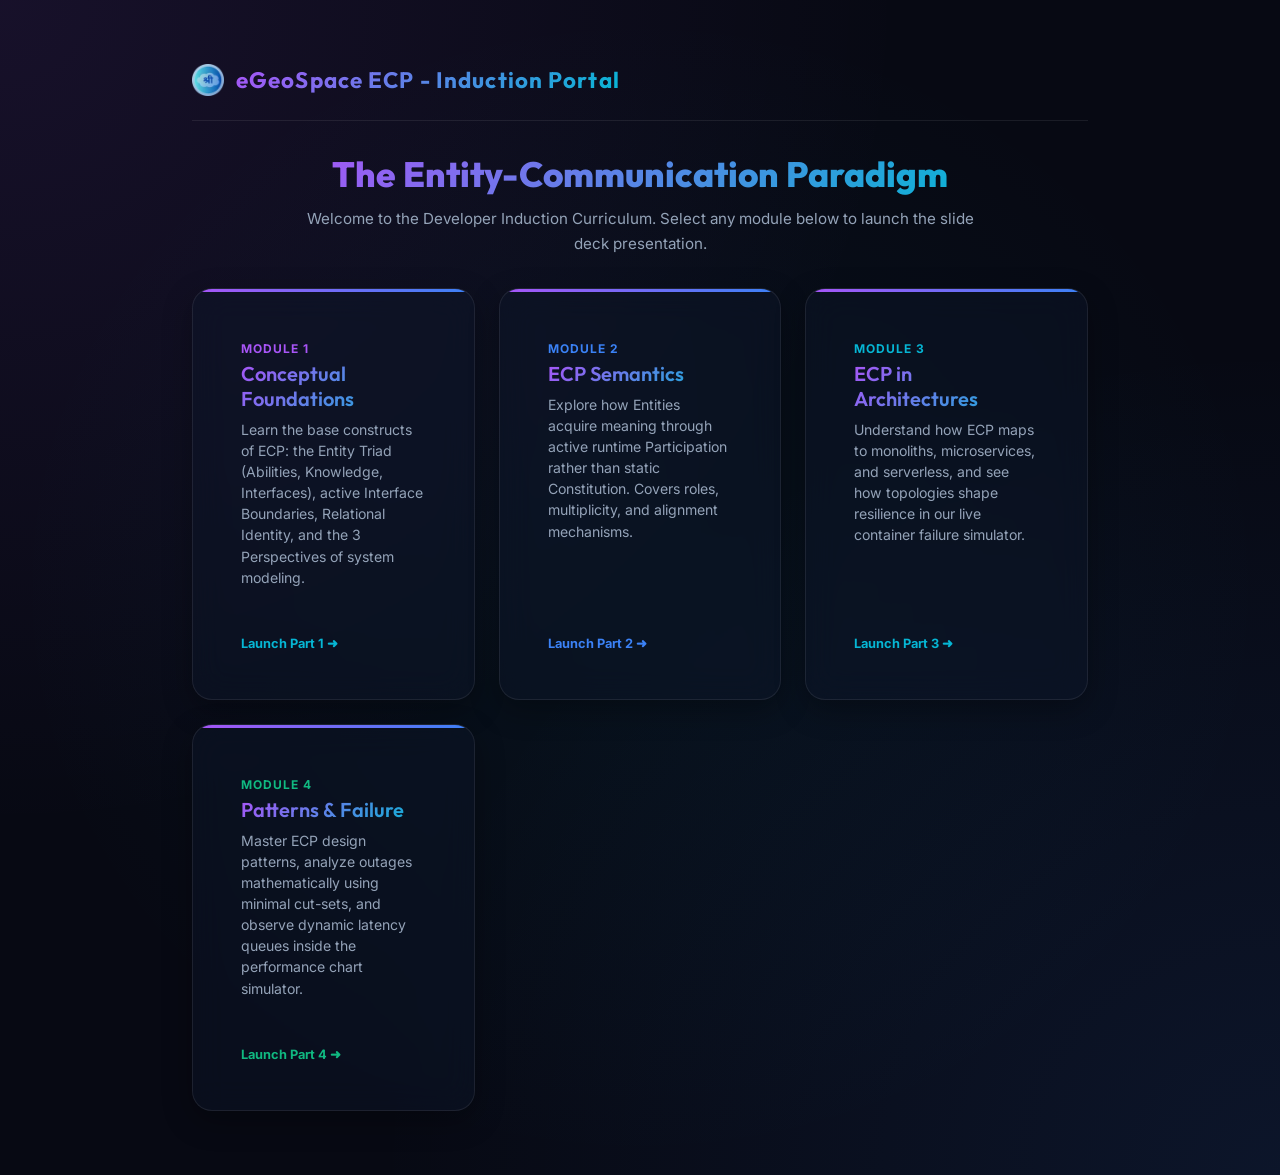
<file: index.html>
<!DOCTYPE html>
<html lang="en">
<head>
    <meta charset="UTF-8">
    <meta name="viewport" content="width=device-width, initial-scale=1.0">
    <title>ECP Developer Induction Portal - Home</title>
    <link rel="stylesheet" href="style.css">
    <style>
        /* Enable scrolling on the home page portal to prevent cards from cutting off */
        body {
            overflow: auto !important;
            height: auto !important;
            min-height: 100vh;
        }
        .portal-grid {
            display: grid;
            grid-template-columns: repeat(auto-fit, minmax(220px, 1fr));
            gap: 1.5rem;
            margin-top: 2rem;
            width: 100%;
        }
        .portal-card {
            transition: all 0.3s cubic-bezier(0.4, 0, 0.2, 1);
            cursor: pointer;
            text-decoration: none;
            display: flex;
            flex-direction: column;
            justify-content: space-between;
            min-height: 250px;
        }
        .portal-card:hover {
            transform: translateY(-6px);
            border-color: var(--accent-cyan);
            box-shadow: 0 0 20px rgba(6, 182, 212, 0.15);
        }
        .portal-card h3 {
            margin-bottom: 0.5rem;
            font-size: 1.25rem;
            font-family: var(--font-heading);
            background: linear-gradient(135deg, var(--accent-purple), var(--accent-cyan));
            -webkit-background-clip: text;
            -webkit-text-fill-color: transparent;
        }
        .portal-card p {
            font-size: 0.88rem;
            color: var(--text-secondary);
            line-height: 1.5;
            margin-bottom: 1.5rem;
            flex-grow: 1;
        }
        .portal-card .card-footer {
            font-size: 0.8rem;
            font-weight: 700;
            color: var(--accent-cyan);
            display: flex;
            align-items: center;
            gap: 0.25rem;
        }
    </style>
</head>
<body>
    <div id="presentation-container" style="max-width: 960px; min-height: auto; margin: 2rem auto; padding: 2rem;">
        <!-- Header -->
        <header style="border-bottom: 1px solid var(--border-color); padding-bottom: 1.5rem; margin-bottom: 1rem; width: 100%;">
            <div class="logo">
                <img src="logo.webp" alt="eGeoSpace Logo">
                <span style="font-size: 1.4rem;">eGeoSpace ECP - Induction Portal</span>
            </div>
        </header>

        <!-- Main content -->
        <main style="display: flex; flex-direction: column; align-items: center; width: 100%;">
            <div style="text-align: center; margin-top: 1rem; max-width: 700px;">
                <h1 style="font-size: 2.2rem; font-weight: 800; margin-bottom: 0.75rem; background: linear-gradient(135deg, var(--accent-purple), var(--accent-cyan)); -webkit-background-clip: text; -webkit-text-fill-color: transparent;">The Entity-Communication Paradigm</h1>
                <p style="color: var(--text-secondary); font-size: 0.95rem; line-height: 1.6;">Welcome to the Developer Induction Curriculum. Select any module below to launch the slide deck presentation.</p>
            </div>

            <!-- Portal Grid -->
            <div class="portal-grid">
                <!-- Part 1 -->
                <a href="foundations.html" class="glass-card portal-card">
                    <div>
                        <span style="font-size: 0.75rem; font-weight: 700; color: var(--accent-purple); letter-spacing: 1px; text-transform: uppercase;">Module 1</span>
                        <h3 style="margin-top: 0.25rem;">Conceptual Foundations</h3>
                        <p>Learn the base constructs of ECP: the Entity Triad (Abilities, Knowledge, Interfaces), active Interface Boundaries, Relational Identity, and the 3 Perspectives of system modeling.</p>
                    </div>
                    <div class="card-footer">
                        Launch Part 1 ➜
                    </div>
                </a>

                <!-- Part 2 -->
                <a href="semantics.html" class="glass-card portal-card">
                    <div>
                        <span style="font-size: 0.75rem; font-weight: 700; color: var(--accent-blue); letter-spacing: 1px; text-transform: uppercase;">Module 2</span>
                        <h3 style="margin-top: 0.25rem;">ECP Semantics</h3>
                        <p>Explore how Entities acquire meaning through active runtime Participation rather than static Constitution. Covers roles, multiplicity, and alignment mechanisms.</p>
                    </div>
                    <div class="card-footer" style="color: var(--accent-blue);">
                        Launch Part 2 ➜
                    </div>
                </a>

                <!-- Part 3 -->
                <a href="architecture.html" class="glass-card portal-card">
                    <div>
                        <span style="font-size: 0.75rem; font-weight: 700; color: var(--accent-cyan); letter-spacing: 1px; text-transform: uppercase;">Module 3</span>
                        <h3 style="margin-top: 0.25rem;">ECP in Architectures</h3>
                        <p>Understand how ECP maps to monoliths, microservices, and serverless, and see how topologies shape resilience in our live container failure simulator.</p>
                    </div>
                    <div class="card-footer" style="color: var(--accent-cyan);">
                        Launch Part 3 ➜
                    </div>
                </a>

                <!-- Part 4 -->
                <a href="patterns.html" class="glass-card portal-card">
                    <div>
                        <span style="font-size: 0.75rem; font-weight: 700; color: var(--accent-green); letter-spacing: 1px; text-transform: uppercase;">Module 4</span>
                        <h3 style="margin-top: 0.25rem;">Patterns & Failure</h3>
                        <p>Master ECP design patterns, analyze outages mathematically using minimal cut-sets, and observe dynamic latency queues inside the performance chart simulator.</p>
                    </div>
                    <div class="card-footer" style="color: var(--accent-green);">
                        Launch Part 4 ➜
                    </div>
                </a>
            </div>
        </main>
    </div>
</body>
</html>
</file>
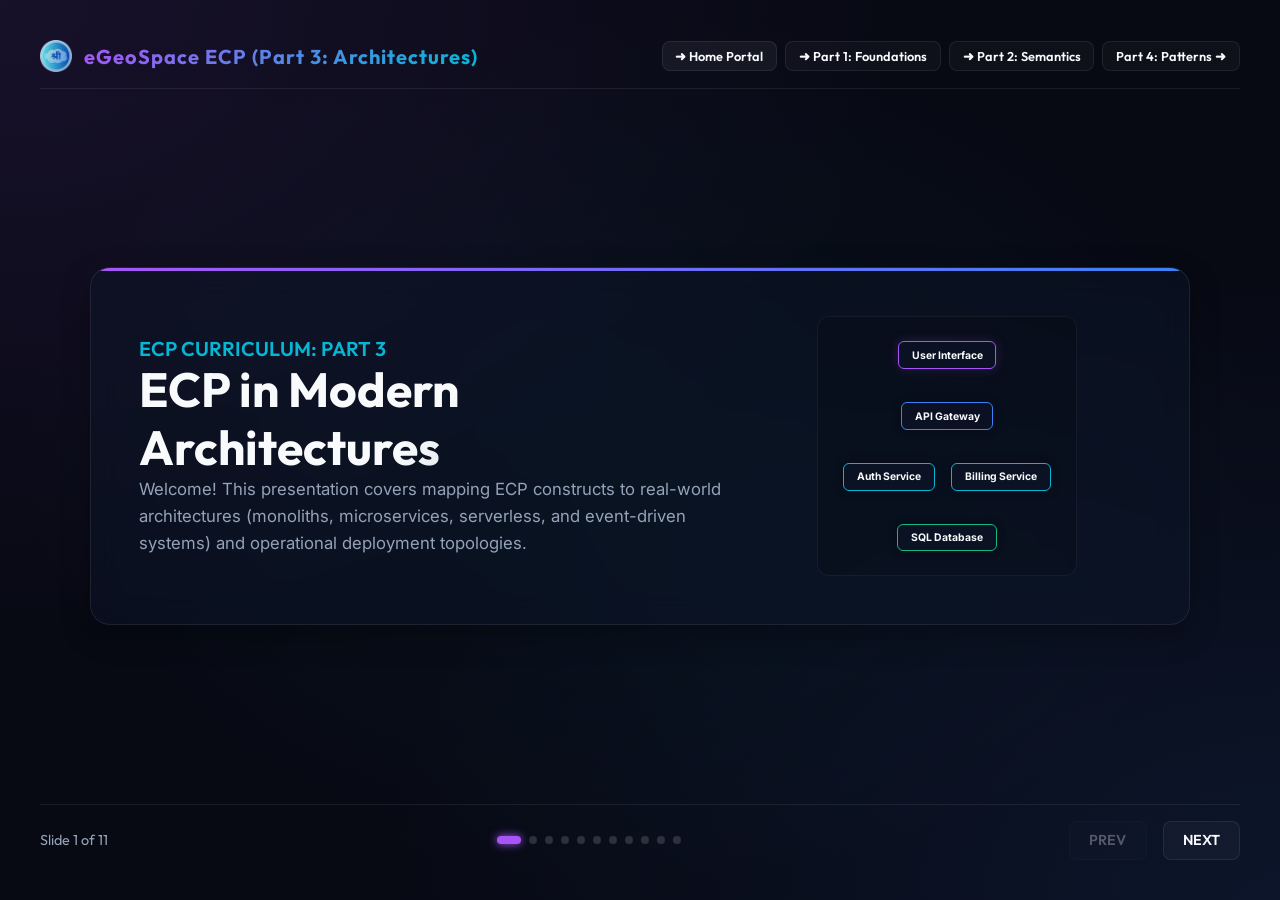
<file: architecture.html>
<!DOCTYPE html>
<html lang="en">
<head>
    <meta charset="UTF-8">
    <meta name="viewport" content="width=device-width, initial-scale=1.0">
    <title>ECP in Modern Architectures - Presentation</title>
    <link rel="stylesheet" href="style.css">
    <style>
        /* Specific CSS rules for Architecture presentation */
        .arch-switcher {
            display: flex;
            gap: 0.5rem;
            margin-bottom: 1rem;
            flex-wrap: wrap;
        }
        .arch-visual-box {
            background: rgba(0,0,0,0.25);
            border: 1px solid var(--border-color);
            border-radius: 12px;
            padding: 1.5rem;
            min-height: 200px;
            display: flex;
            justify-content: center;
            align-items: center;
            position: relative;
        }
        .visual-element {
            border: 2px solid var(--border-color);
            background: #0b0f19;
            border-radius: 8px;
            padding: 0.5rem 1rem;
            font-size: 0.8rem;
            font-weight: bold;
            display: flex;
            flex-direction: column;
            align-items: center;
            gap: 0.25rem;
            position: absolute;
            transition: all 0.3s ease;
            z-index: 2;
        }
        .visual-connector {
            position: absolute;
            height: 2px;
            background: rgba(255,255,255,0.15);
            transition: all 0.3s ease;
            z-index: 1;
        }
        .visual-connector.dashed {
            border-top: 2px dashed rgba(255,255,255,0.2);
            background: none;
            height: 0;
        }
        /* Topologies simulator styling */
        .topology-playground {
            background: rgba(0,0,0,0.2);
            padding: 1rem;
            border-radius: 12px;
            border: 1px solid var(--border-color);
            min-height: 280px;
            display: flex;
            flex-direction: column;
            justify-content: space-between;
        }
        .topo-graph-container {
            position: relative;
            height: 180px;
            background: rgba(0,0,0,0.3);
            border-radius: 8px;
            overflow: hidden;
        }
        .topo-node {
            position: absolute;
            width: 42px;
            height: 42px;
            border-radius: 50%;
            display: flex;
            justify-content: center;
            align-items: center;
            font-size: 0.6rem;
            font-weight: bold;
            border: 2px solid var(--border-color);
            background: var(--bg-card);
            transition: all 0.3s ease;
            box-shadow: 0 0 8px rgba(0,0,0,0.5);
            z-index: 2;
            text-align: center;
        }
        .topo-node.interactive {
            cursor: pointer;
            border-color: var(--accent-purple);
            box-shadow: 0 0 10px rgba(168, 85, 247, 0.4);
            background: rgba(168, 85, 247, 0.1);
        }
        .topo-node.interactive:hover {
            border-color: var(--accent-cyan);
            box-shadow: 0 0 15px rgba(6, 182, 212, 0.6);
            transform: translate(-50%, -50%) scale(1.08) !important;
        }
        .topo-node.failed {
            background: rgba(239, 68, 68, 0.2);
            border-color: var(--accent-red);
            box-shadow: 0 0 15px rgba(239, 68, 68, 0.4);
            color: var(--accent-red);
        }
        .topo-node.affected {
            border-color: rgba(239, 68, 68, 0.3);
            background: rgba(239, 68, 68, 0.05);
            color: rgba(255,255,255,0.3);
            text-decoration: line-through;
        }
        .topo-line {
            position: absolute;
            height: 2px;
            background: rgba(255,255,255,0.1);
            transform-origin: left center;
            z-index: 1;
        }
        .topo-line.failed {
            background: rgba(239, 68, 68, 0.2);
            border-top: 2px dashed rgba(239, 68, 68, 0.4);
        }
        /* Part 3 Welcome Architecture Tree Style */
        .arch-welcome-container {
            position: relative;
            width: 260px;
            height: 260px;
            display: flex;
            flex-direction: column;
            justify-content: space-between;
            align-items: center;
            padding: 1.5rem 0;
            background: rgba(0,0,0,0.15);
            border-radius: 12px;
            border: 1px solid rgba(255,255,255,0.05);
        }
        .arch-welcome-layer {
            display: flex;
            justify-content: center;
            gap: 1rem;
            width: 100%;
            z-index: 2;
        }
        .arch-welcome-node {
            padding: 0.4rem 0.8rem;
            border-radius: 6px;
            background: var(--bg-card);
            border: 1.5px solid var(--border-color);
            font-size: 0.65rem;
            font-weight: bold;
            box-shadow: 0 0 10px rgba(0,0,0,0.3);
            position: relative;
            text-align: center;
        }
        .arch-node-ui { border-color: var(--accent-purple); box-shadow: 0 0 12px rgba(168, 85, 247, 0.2); }
        .arch-node-gw { border-color: var(--accent-blue); }
        .arch-node-srv { border-color: var(--accent-cyan); }
        .arch-node-db { border-color: var(--accent-green); }
    </style>
</head>
<body>
    <div id="presentation-container">
        <!-- Header -->
        <header style="display: flex; justify-content: space-between; align-items: center; width: 100%;">
            <div class="logo">
                <img src="logo.webp" alt="eGeoSpace Logo">
                <span>eGeoSpace ECP (Part 3: Architectures)</span>
            </div>
            <div style="display: flex; gap: 0.5rem;">
                <a href="index.html" class="nav-btn" style="text-decoration: none; padding: 0.4rem 0.8rem; font-size: 0.8rem; font-weight: 600; background: rgba(255,255,255,0.05);">➜ Home Portal</a>
                <a href="foundations.html" class="nav-btn" style="text-decoration: none; padding: 0.4rem 0.8rem; font-size: 0.8rem; font-weight: 600;">➜ Part 1: Foundations</a>
                <a href="semantics.html" class="nav-btn" style="text-decoration: none; padding: 0.4rem 0.8rem; font-size: 0.8rem; font-weight: 600;">➜ Part 2: Semantics</a>
                <a href="patterns.html" class="nav-btn" style="text-decoration: none; padding: 0.4rem 0.8rem; font-size: 0.8rem; font-weight: 600;">Part 4: Patterns ➜</a>
            </div>
        </header>

        <main class="slides-wrapper">
            <!-- Slide 1: Welcome / Title -->
            <section class="slide active" id="slide-1">
                <div class="glass-card welcome-grid">
                    <div>
                        <h3>ECP CURRICULUM: PART 3</h3>
                        <h1>ECP in Modern Architectures</h1>
                        <p>Welcome! This presentation covers mapping ECP constructs to real-world architectures (monoliths, microservices, serverless, and event-driven systems) and operational deployment topologies.</p>
                    </div>
                    <div class="welcome-decor">
                        <div class="arch-welcome-container">
                            <!-- UI Layer -->
                            <div class="arch-welcome-layer" style="margin-bottom: 0.5rem;">
                                <div class="arch-welcome-node arch-node-ui">User Interface</div>
                            </div>
                            <!-- Gateway Layer -->
                            <div class="arch-welcome-layer" style="margin-bottom: 0.5rem;">
                                <div class="arch-welcome-node arch-node-gw">API Gateway</div>
                            </div>
                            <!-- Microservices Layer -->
                            <div class="arch-welcome-layer" style="margin-bottom: 0.5rem;">
                                <div class="arch-welcome-node arch-node-srv">Auth Service</div>
                                <div class="arch-welcome-node arch-node-srv">Billing Service</div>
                            </div>
                            <!-- DB Layer -->
                            <div class="arch-welcome-layer">
                                <div class="arch-welcome-node arch-node-db">SQL Database</div>
                            </div>
                        </div>
                    </div>
                </div>
            </section>

            <!-- Slide 2: Mapping ECP to Common Patterns -->
            <section class="slide" id="slide-2">
                <div class="glass-card grid-2">
                    <div>
                        <h3>ARCHITECTURAL BLUEPRINTS</h3>
                        <h2>ECP Across Architectural Patterns</h2>
                        <p>Architectures differ not in their basic components, but in how they partition and boundary their Entities:</p>
                        <ul class="bullet-list" style="margin-top: 1rem; font-size: 0.9rem;">
                            <li class="bullet-item">
                                <div class="bullet-icon">🏛</div>
                                <div class="bullet-content">
                                    <strong>Monoliths & Layers</strong>
                                    <p>A single coarse-grained Entity. Weak internal boundaries allow modules to bypass Interfaces, sharing memory and variables directly.</p>
                                </div>
                            </li>
                            <li class="bullet-item">
                                <div class="bullet-icon">🧱</div>
                                <div class="bullet-content">
                                    <strong>Microservices & SOA</strong>
                                    <p>Fine-grained, independently deployable Entities. Scoped databases (Knowledge) and API gateways (Interface Boundaries) enforce strict encapsulation.</p>
                                </div>
                            </li>
                            <li class="bullet-item">
                                <div class="bullet-icon">⚡</div>
                                <div class="bullet-content">
                                    <strong>Serverless & Event-Driven</strong>
                                    <p>Ephemeral, event-triggered Entities (functions) executing atomic Abilities. Knowledge is externalized in databases.</p>
                                </div>
                            </li>
                        </ul>
                    </div>
                    <div style="background: rgba(0,0,0,0.15); padding: 1.5rem; border-radius: 12px; border: 1px solid var(--border-color); display: flex; flex-direction: column; justify-content: center; gap: 0.75rem;">
                        <h4 style="color: var(--accent-cyan); font-family: var(--font-heading); font-size: 1rem;">Systemic Focus</h4>
                        <p style="font-size: 0.85rem; color: var(--text-secondary); line-height: 1.5;">No pattern is perfect. Monoliths prioritize coherence but suffer in resilience. Microservices prioritize resilience but introduce coordination complexity. Serverless offers extreme scalability but increases vendor dependence.</p>
                    </div>
                </div>
            </section>

            <!-- Slide 3: The Architectural Matrix (Interactive) -->
            <section class="slide" id="slide-3">
                <div class="glass-card grid-2">
                    <div>
                        <h3>POV EXPLORER</h3>
                        <h2>Visualizing ECP Configurations</h2>
                        <p>Select an architectural pattern below to view how Entities, Knowledge, and boundaries are structured in the runtime layout:</p>
                        <div class="arch-switcher" style="margin-top: 1rem;">
                            <button class="sim-step-btn active" id="btn-arch-mono">Monolith</button>
                            <button class="sim-step-btn" id="btn-arch-micro">Microservice</button>
                            <button class="sim-step-btn" id="btn-arch-serverless">Serverless</button>
                        </div>
                        <div class="triad-info-box" id="arch-details" style="min-height: 100px; margin-top: 0.5rem;">
                            <h4 id="arch-detail-title" style="color: var(--accent-purple); margin-bottom: 0.25rem;">Monolith Layout</h4>
                            <p id="arch-detail-desc" style="font-size: 0.85rem;">One single large Entity. Internal modules directly share database tables (Knowledge) without any security gatekeepers.</p>
                        </div>
                    </div>
                    <div class="arch-visual-box" id="arch-visual-container">
                        <!-- Visual elements injected here via script -->
                    </div>
                </div>
            </section>

            <!-- Slide 4: Interface Contracts & Protocols -->
            <section class="slide" id="slide-4">
                <div class="glass-card">
                    <h3>TECHNICAL ENFORCEMENT</h3>
                    <h2>Interface Contracts & Security Protocols</h2>
                    <p>In practice, the boundary separating potential access (Interface) and regulated exposure (Interface Boundary) is built using standard protocols:</p>
                    <div class="grid-3" style="margin-top: 1rem; gap: 1rem;">
                        <div class="control-panel" style="flex-direction: column; align-items: flex-start; gap: 0.4rem; padding: 1.25rem;">
                            <h4 style="color: var(--accent-purple);">Formal Contracts</h4>
                            <p style="font-size: 0.8rem; line-height: 1.4; color: var(--text-secondary);">Declared using machine-readable schemas like OpenAPI/Swagger, WSDL, or gRPC Protobuf. They define standard request/response structures.</p>
                        </div>
                        <div class="control-panel" style="flex-direction: column; align-items: flex-start; gap: 0.4rem; padding: 1.25rem;">
                            <h4 style="color: var(--accent-blue);">Runtime Gatekeepers</h4>
                            <p style="font-size: 0.8rem; line-height: 1.4; color: var(--text-secondary);">Enforced via API Gateways, reverse proxies, or middleware routing filters checking auth scopes, rate-limiting, and validation constraints.</p>
                        </div>
                        <div class="control-panel" style="flex-direction: column; align-items: flex-start; gap: 0.4rem; padding: 1.25rem;">
                            <h4 style="color: var(--accent-cyan);">Shared Grammars</h4>
                            <p style="font-size: 0.8rem; line-height: 1.4; color: var(--text-secondary);">Standardized serialization formats (JSON, XML) and protocols (HTTP/2, MQTT, OAuth 2.0) ensure interoperability across heterogeneous platforms.</p>
                        </div>
                    </div>
                </div>
            </section>

            <!-- Slide 5: Knowledge Management in Practice -->
            <section class="slide" id="slide-5">
                <div class="glass-card grid-2">
                    <div>
                        <h3>DATA INFRASTRUCTURES</h3>
                        <h2>Knowledge Management in Practice</h2>
                        <p>Knowledge is the informational substrate of our Entities. At the infrastructure level, we manage Knowledge using modern data storage patterns:</p>
                        <ul class="bullet-list" style="margin-top: 0.75rem; font-size: 0.9rem;">
                            <li class="bullet-item">
                                <div class="bullet-icon">💾</div>
                                <div class="bullet-content">
                                    <strong>Persistence Layers</strong>
                                    <p>Relational databases, Document stores, or NoSQL solutions that permanently retain Entity variables.</p>
                                </div>
                            </li>
                            <li class="bullet-item">
                                <div class="bullet-icon">⚡</div>
                                <div class="bullet-content">
                                    <strong>Caching & Buffers</strong>
                                    <p>Redis/Memcached layers providing high-efficiency access to transient, non-authoritative Knowledge states.</p>
                                </div>
                            </li>
                            <li class="bullet-item">
                                <div class="bullet-icon">📜</div>
                                <div class="bullet-content">
                                    <strong>Event Sourcing</strong>
                                    <p>Reconstructing Entity Knowledge states by executing sequential event logs, preserving auditing details.</p>
                                </div>
                            </li>
                        </ul>
                    </div>
                    <div style="background: rgba(0,0,0,0.15); padding: 1.5rem; border-radius: 12px; border: 1px solid var(--border-color); display: flex; flex-direction: column; justify-content: center; gap: 0.75rem;">
                        <h4 style="color: var(--accent-cyan); font-family: var(--font-heading); font-size: 1rem;">Flow Regulation</h4>
                        <p style="font-size: 0.85rem; color: var(--text-secondary); line-height: 1.5;">When Knowledge flows across boundaries, it must be filtered and cleaned. ECP uses schema validation pipelines, anonymization, and encryption algorithms at the Interface Boundary to prevent leaks while maintaining service cooperation.</p>
                    </div>
                </div>
            </section>

            <!-- Slide 6: Deployment Topologies -->
            <section class="slide" id="slide-6">
                <div class="glass-card">
                    <h3>RELATIONAL CONFIGURATION</h3>
                    <h2>Deployment Topologies</h2>
                    <p>Deployment topologies define how Entities are arranged in physical execution environments, shaping systemic qualities:</p>
                    <div class="grid-3" style="margin-top: 1rem; gap: 1rem; font-size: 0.85rem;">
                        <div class="control-panel" style="flex-direction: column; align-items: flex-start; gap: 0.4rem; padding: 1rem;">
                            <h4 style="color: var(--accent-purple);">1. Centralized / Hub</h4>
                            <p style="line-height: 1.4; color: var(--text-secondary);">One core API Hub manages all communications. Highly coherent but extremely fragile (single point of failure).</p>
                        </div>
                        <div class="control-panel" style="flex-direction: column; align-items: flex-start; gap: 0.4rem; padding: 1rem;">
                            <h4 style="color: var(--accent-blue);">2. Federated Topologies</h4>
                            <p style="line-height: 1.4; color: var(--text-secondary);">Semi-autonomous regional nodes coordinating via standardized contracts. Balances autonomy and whole-system coherence.</p>
                        </div>
                        <div class="control-panel" style="flex-direction: column; align-items: flex-start; gap: 0.4rem; padding: 1rem;">
                            <h4 style="color: var(--accent-cyan);">3. Peer-to-Peer (P2P)</h4>
                            <p style="line-height: 1.4; color: var(--text-secondary);">Symmetric nodes communicating directly, as in distributed ledger networks. Extremely resilient but high coordination overhead.</p>
                        </div>
                    </div>
                </div>
            </section>

            <!-- Slide 7: Topology Outage Simulator -->
            <section class="slide" id="slide-7">
                <div class="glass-card grid-2">
                    <div>
                        <h3>FAILURE DOMAINS</h3>
                        <h2>Topology Outage Simulator</h2>
                        <p>Select a deployment topology and click on any node to trigger a crash. Observe how the outage impacts the rest of the network:</p>
                        <div style="margin-top: 1rem; display: flex; gap: 0.5rem; margin-bottom: 1rem;">
                            <button class="sim-step-btn active" id="btn-topo-central">Centralized</button>
                            <button class="sim-step-btn" id="btn-topo-federated">Federated</button>
                            <button class="sim-step-btn" id="btn-topo-p2p">Peer-to-Peer</button>
                        </div>
                        <div class="triad-info-box" id="topo-details" style="min-height: 80px;">
                            <h4 id="topo-detail-title" style="color: var(--accent-purple); margin-bottom: 0.25rem;">Centralized Outage</h4>
                            <p id="topo-detail-desc" style="font-size: 0.85rem;">Click the central hub node (Hub) to crash it.</p>
                        </div>
                    </div>
                    <div class="topology-playground">
                        <div class="topo-graph-container" id="topo-sim-container">
                            <!-- Nodes and lines injected via script -->
                        </div>
                    </div>
                </div>
            </section>

            <!-- Slide 8: Containerization & Orchestration -->
            <section class="slide" id="slide-8">
                <div class="glass-card grid-2">
                    <div>
                        <h3>Material instantiation</h3>
                        <h2>Containerization & Orchestration</h2>
                        <p>Container engines (Docker) and orchestrators (Kubernetes) translate ECP principles directly into hardware deployment patterns:</p>
                        <ul class="bullet-list" style="margin-top: 0.75rem; font-size: 0.9rem;">
                            <li class="bullet-item">
                                <div class="bullet-icon">📦</div>
                                <div class="bullet-content">
                                    <strong>Containers encapsulate Entities</strong>
                                    <p>Docker packages an Entity's code (Abilities), local config (Knowledge), and ports (Interfaces) into isolated running contexts.</p>
                                </div>
                            </li>
                            <li class="bullet-item">
                                <div class="bullet-icon">⚙</div>
                                <div class="bullet-content">
                                    <strong>Orchestration governs execution</strong>
                                    <p>Kubernetes manages service routing, replica scaling (multiplicity), load balancing, and health state supervision.</p>
                                </div>
                            </li>
                        </ul>
                    </div>
                    <div style="background: rgba(0,0,0,0.15); padding: 2rem; border-radius: 12px; border: 1px solid var(--border-color); display: flex; flex-direction: column; justify-content: center;">
                        <h4 style="color: var(--accent-cyan); font-family: var(--font-heading); margin-bottom: 0.5rem;">Infrastructure Enforcement</h4>
                        <p style="font-size: 0.85rem; line-height: 1.5; color: var(--text-secondary);">By executing inside containers and service meshes, ECP's boundary isolation rules are physically enforced at the virtualization layer. Virtual machines, pods, and serverless runtimes represent real-world ECP Entity instances.</p>
                    </div>
                </div>
            </section>

            <!-- Slide 9: Socio-Technical Integrations -->
            <section class="slide" id="slide-9">
                <div class="glass-card grid-2">
                    <div>
                        <h3>Socio-Technical Integrations</h3>
                        <h2>Socio-Technical Architectures</h2>
                        <p>Modern applications are socio-technical. ECP unifies technical components, human workflows, and departments into a single architectural diagram:</p>
                        <ul class="bullet-list" style="margin-top: 0.75rem; font-size: 0.85rem;">
                            <li class="bullet-item">
                                <div class="bullet-icon">👥</div>
                                <div class="bullet-content">
                                    <strong>Teams as Service Providers</strong>
                                    <p>A finance team is modeled as an Entity. It has the Ability to approve budgets, private Knowledge of spreadsheets, and exposes a contract interface to engineers.</p>
                                </div>
                            </li>
                            <li class="bullet-item">
                                <div class="bullet-icon">📜</div>
                                <div class="bullet-content">
                                    <strong>Policies as Interface Boundaries</strong>
                                    <p>Legal regulations and corporate policies are not abstract ideas; they are represented as operational boundaries checking request limits.</p>
                                </div>
                            </li>
                        </ul>
                    </div>
                    <div style="background: rgba(0,0,0,0.15); padding: 1.5rem; border-radius: 12px; border: 1px solid var(--border-color); display: flex; flex-direction: column; justify-content: center; gap: 0.5rem;">
                        <h4 style="color: var(--accent-cyan); font-family: var(--font-heading); font-size: 1rem;">The Socio-Technical Graph</h4>
                        <p style="font-size: 0.85rem; color: var(--text-secondary); line-height: 1.45;">- Nodes represent code modules, DB schemas, or human support agents.</p>
                        <p style="font-size: 0.85rem; color: var(--text-secondary); line-height: 1.45;">- Directed edges represent message transmissions and dependencies.</p>
                        <p style="font-size: 0.85rem; color: var(--text-secondary); line-height: 1.45;">This ensures entire socio-technical processes can be modeled and verified together.</p>
                    </div>
                </div>
            </section>

            <!-- Slide 10: Conclusion / Architectural Summary -->
            <section class="slide" id="slide-10">
                <div class="glass-card">
                    <h3>Curriculum Summary</h3>
                    <h2>Conclusion: ECP Architectures</h2>
                    <p>To conclude Part 3, review these core architectural tenets:</p>
                    <div class="grid-2" style="margin-top: 1rem; gap: 2rem;">
                        <ul class="bullet-list" style="font-size: 0.95rem;">
                            <li class="bullet-item">
                                <div class="bullet-icon">1</div>
                                <div class="bullet-content">
                                    <strong>Boundaries are Physical</strong>
                                    <p>ECP boundaries are not just concepts. In modern architectures, they are physically enforced by virtualization layers, Docker contexts, and API gateways.</p>
                                </div>
                            </li>
                            <li class="bullet-item">
                                <div class="bullet-icon">2</div>
                                <div class="bullet-content">
                                    <strong>Topology shapes Qualities</strong>
                                    <p>Uptime, scaling, and fault tolerance are determined by your deployment topology (Centralized vs Federated vs P2P).</p>
                                </div>
                            </li>
                        </ul>
                        <ul class="bullet-list" style="font-size: 0.95rem;">
                            <li class="bullet-item">
                                <div class="bullet-icon">3</div>
                                <div class="bullet-content">
                                    <strong>Model the Socio-Technical Flow</strong>
                                    <p>Never isolate software designs from human teams. Model engineers, customers, and departments as Entities in the same network.</p>
                                </div>
                            </li>
                        </ul>
                    </div>
                </div>
            </section>

            <!-- Slide 11: Thank You -->
            <section class="slide" id="slide-11">
                <div class="glass-card" style="text-align: center; justify-content: center; align-items: center; gap: 2rem; min-height: 380px;">
                    <div class="glow-text" style="font-family: var(--font-heading); font-weight: 800; font-size: 4.5rem; background: linear-gradient(135deg, var(--accent-purple), var(--accent-cyan)); -webkit-background-clip: text; -webkit-text-fill-color: transparent; text-shadow: 0 0 30px rgba(168, 85, 247, 0.15);">
                        Thank You!
                    </div>
                    <div style="max-width: 600px;">
                        <h3 style="color: var(--text-primary); margin-bottom: 0.5rem; font-size: 1.5rem;">Let's Build Resilient Architecture Together</h3>
                    </div>
                </div>
            </section>
        </main>

        <!-- Footer / Navigation Controls -->
        <footer>
            <div class="slide-num" id="slide-number-display">Slide 1 of 11</div>
            <div class="progress-container" id="progress-dots-container">
                <!-- Dots will be generated here -->
            </div>
            <div class="nav-buttons">
                <button class="nav-btn" id="prev-btn" disabled>PREV</button>
                <button class="nav-btn" id="next-btn">NEXT</button>
            </div>
        </footer>
    </div>

    <script src="architecture.js?v=2.1"></script>
</body>
</html>
</file>
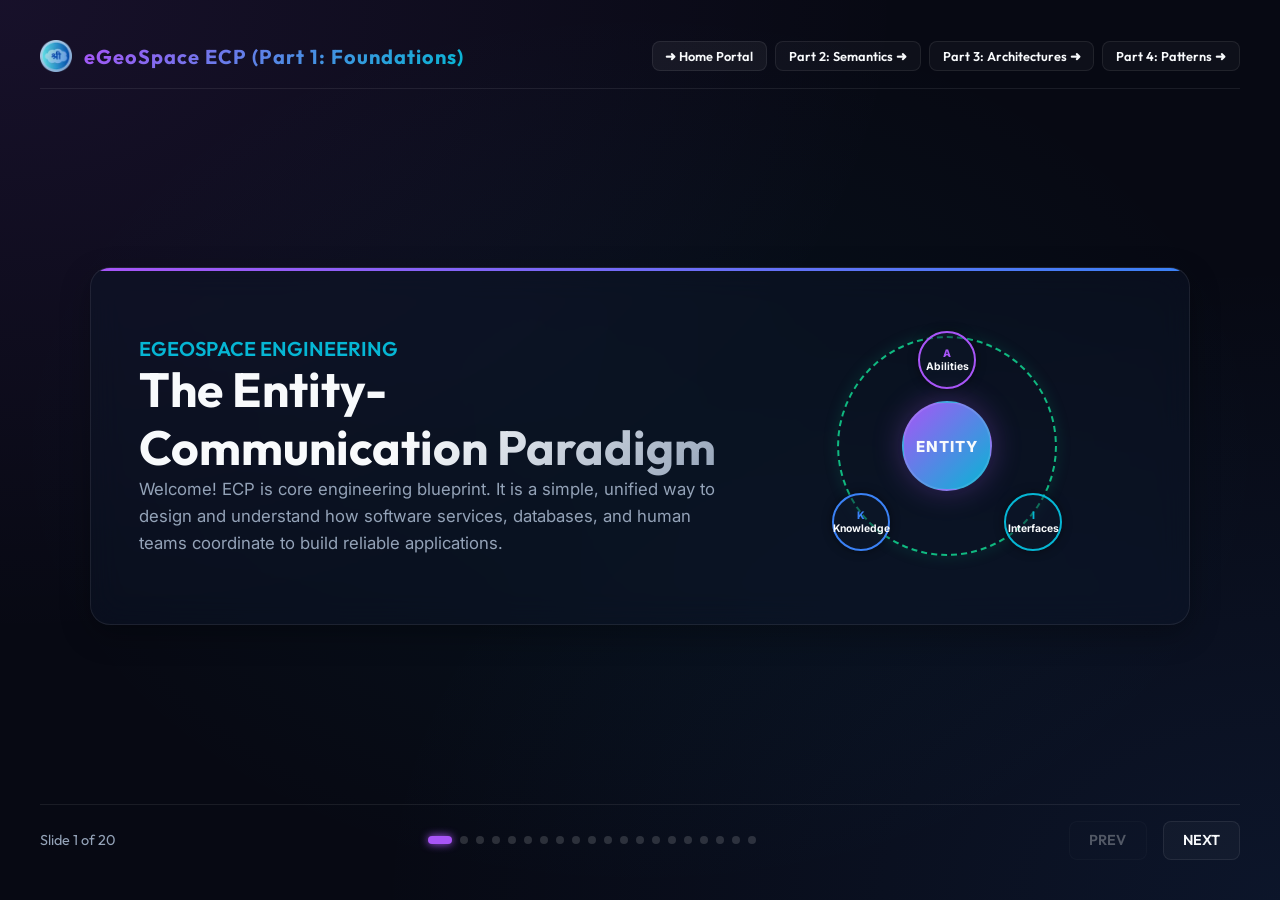
<file: foundations.html>
<!DOCTYPE html>
<html lang="en">
<head>
    <meta charset="UTF-8">
    <meta name="viewport" content="width=device-width, initial-scale=1.0">
    <title>The Entity-Communication Paradigm (ECP) - Developer Induction</title>
    <link rel="stylesheet" href="style.css">
    <style>
        /* Part 1 Welcome Triad style */
        .triad-welcome-container {
            position: relative;
            width: 260px;
            height: 260px;
            display: flex;
            justify-content: center;
            align-items: center;
        }
        .triad-welcome-boundary {
            position: absolute;
            width: 220px;
            height: 220px;
            border: 2px dashed var(--accent-green);
            border-radius: 50%;
            animation: spin-boundary 15s linear infinite;
            box-shadow: 0 0 15px rgba(16, 185, 129, 0.15);
        }
        .triad-welcome-core {
            position: absolute;
            width: 90px;
            height: 90px;
            border-radius: 50%;
            background: linear-gradient(135deg, var(--accent-purple), var(--accent-cyan));
            display: flex;
            justify-content: center;
            align-items: center;
            font-size: 0.95rem;
            font-weight: 800;
            letter-spacing: 1px;
            box-shadow: 0 0 30px rgba(168, 85, 247, 0.3);
            border: 2px solid rgba(255, 255, 255, 0.1);
            z-index: 2;
        }
        .triad-welcome-node {
            position: absolute;
            width: 58px;
            height: 58px;
            border-radius: 50%;
            background: var(--bg-card);
            border: 2px solid var(--border-color);
            display: flex;
            flex-direction: column;
            justify-content: center;
            align-items: center;
            font-size: 0.65rem;
            font-weight: bold;
            text-align: center;
            box-shadow: 0 0 10px rgba(0, 0, 0, 0.5);
            animation: float-orbit 8s ease-in-out infinite;
        }
        .node-a { top: 15px; border-color: var(--accent-purple); animation-delay: 0s; }
        .node-k { bottom: 25px; left: 15px; border-color: var(--accent-blue); animation-delay: -2s; }
        .node-i { bottom: 25px; right: 15px; border-color: var(--accent-cyan); animation-delay: -4s; }

        @keyframes spin-boundary {
            from { transform: rotate(0deg); }
            to { transform: rotate(360deg); }
        }
        @keyframes float-orbit {
            0%, 100% { transform: translateY(0); }
            50% { transform: translateY(-8px); }
        }
    </style>
</head>
<body>
    <div id="presentation-container">
        <header style="display: flex; justify-content: space-between; align-items: center; width: 100%;">
            <div class="logo">
                <img src="logo.webp" alt="eGeoSpace Logo">
                <span>eGeoSpace ECP (Part 1: Foundations)</span>
            </div>
            <div style="display: flex; gap: 0.5rem;">
                <a href="index.html" class="nav-btn" style="text-decoration: none; padding: 0.4rem 0.8rem; font-size: 0.8rem; font-weight: 600; background: rgba(255,255,255,0.05);">➜ Home Portal</a>
                <a href="semantics.html" class="nav-btn" style="text-decoration: none; padding: 0.4rem 0.8rem; font-size: 0.8rem; font-weight: 600;">Part 2: Semantics ➜</a>
                <a href="architecture.html" class="nav-btn" style="text-decoration: none; padding: 0.4rem 0.8rem; font-size: 0.8rem; font-weight: 600;">Part 3: Architectures ➜</a>
                <a href="patterns.html" class="nav-btn" style="text-decoration: none; padding: 0.4rem 0.8rem; font-size: 0.8rem; font-weight: 600;">Part 4: Patterns ➜</a>
            </div>
        </header>

        <!-- Slides Wrapper -->
        <main class="slides-wrapper">
            <!-- Slide 1: Welcome / Title -->
            <section class="slide active" id="slide-1">
                <div class="glass-card welcome-grid">
                    <div>
                        <h3>EGEOSPACE ENGINEERING</h3>
                        <h1>The Entity-Communication Paradigm</h1>
                        <p>Welcome! ECP is core engineering blueprint. It is a simple, unified way to design and understand how software services, databases, and human teams coordinate to build reliable applications.</p>
                    </div>
                    <div class="welcome-decor">
                        <div class="triad-welcome-container">
                            <div class="triad-welcome-boundary"></div>
                            <div class="triad-welcome-core">ENTITY</div>
                            <div class="triad-welcome-node node-a"><span style="color:var(--accent-purple); font-weight:800;">A</span>Abilities</div>
                            <div class="triad-welcome-node node-k"><span style="color:var(--accent-blue); font-weight:800;">K</span>Knowledge</div>
                            <div class="triad-welcome-node node-i"><span style="color:var(--accent-cyan); font-weight:800;">I</span>Interfaces</div>
                        </div>
                    </div>
                </div>
            </section>

            <!-- Slide 2: The Challenge of Modern Apps -->
            <section class="slide" id="slide-2">
                <div class="glass-card">
                    <h3>THE MODERN CONUNDRUM</h3>
                    <h2>Why Web Apps Are Complex</h2>
                    <p>Building web applications today is no longer just about writing code for a single server. Modern applications are dynamic networks consisting of:</p>
                    <div class="grid-3" style="margin-top: 1rem;">
                        <div class="control-panel" style="flex-direction: column; align-items: flex-start; gap: 0.5rem; padding: 1.25rem;">
                            <h4 style="color: var(--accent-purple);">Distributed Code</h4>
                            <p style="font-size: 0.85rem;">Front-end React modules, back-end microservices, third-party APIs (Stripe, Twilio), and databases running in the cloud.</p>
                        </div>
                        <div class="control-panel" style="flex-direction: column; align-items: flex-start; gap: 0.5rem; padding: 1.25rem;">
                            <h4 style="color: var(--accent-blue);">Socio-Technical Flow</h4>
                            <p style="font-size: 0.85rem;">The app doesn't run in a vacuum. It depends on human users making purchases, support staff approving refunds, and admin roles.</p>
                        </div>
                        <div class="control-panel" style="flex-direction: column; align-items: flex-start; gap: 0.5rem; padding: 1.25rem;">
                            <h4 style="color: var(--accent-cyan);">The Problem</h4>
                            <p style="font-size: 0.85rem;">We use different tools to describe different pieces. This fragmentation makes it hard to see the big picture and prevent security leaks.</p>
                        </div>
                    </div>
                </div>
            </section>

            <!-- Slide 3: The Old Way and Its Problems -->
            <section class="slide" id="slide-3">
                <div class="glass-card">
                    <h3>HISTORICAL LESSONS</h3>
                    <h2>What We Used Before & Where We Got Stuck</h2>
                    <p>Previously, system architectures suffered from critical, real-world vulnerabilities:</p>
                    <ul class="bullet-list" style="margin-top: 0.5rem;">
                        <li class="bullet-item">
                            <div class="bullet-icon">1</div>
                            <div class="bullet-content">
                                <h4>Monoliths & Tightly Coupled Code</h4>
                                <p><strong>Problem:</strong> Code modules could directly access each other's internal variables. If someone wrote bad database queries in the reporting module, it crashed the entire site, including checkout.</p>
                            </div>
                        </li>
                        <li class="bullet-item">
                            <div class="bullet-icon">2</div>
                            <div class="bullet-content">
                                <h4>Microservices Without Guardrails</h4>
                                <p><strong>Problem:</strong> Services were separated, but boundaries were weak. A microservice might expose an API without verifying auth details, allowing unauthorized access from other nodes.</p>
                            </div>
                        </li>
                        <li class="bullet-item">
                            <div class="bullet-icon">3</div>
                            <div class="bullet-content">
                                <h4>Neglecting Human Actors</h4>
                                <p><strong>Problem:</strong> Traditional models only defined software protocols. Human steps—like a manager approving a high-value checkout—were treated as external "triggers" rather than core parts of the flow.</p>
                            </div>
                        </li>
                    </ul>
                </div>
            </section>

            <!-- Slide 4: The ECP Solution (Simplifying Complexity) -->
            <section class="slide" id="slide-4">
                <div class="glass-card grid-2">
                    <div>
                        <h3>OUR BLUEPRINT</h3>
                        <h2>The ECP Solution</h2>
                        <p>The **Entity-Communication Paradigm (ECP)** solves these problems by treating everything in the system under a single, unified rule:</p>
                        <p style="margin-top: 1rem; font-size: 0.95rem; line-height: 1.5;">Every component in our system—whether it is a React button, a payment microservice, a database, or a human administrator—is modeled as an **Entity**.</p>
                        <p style="margin-top: 1rem; font-size: 0.95rem; line-height: 1.5;">Entities are completely isolated. They can *never* directly tamper with each other's internal data. They can only coordinate by sending **Communication Messages** through regulated channels.</p>
                    </div>
                    <div style="background: rgba(0,0,0,0.15); padding: 2rem; border-radius: 12px; border: 1px solid var(--border-color); display: flex; flex-direction: column; justify-content: center;">
                        <h4 style="color: var(--accent-cyan); font-family: var(--font-heading); margin-bottom: 0.75rem;">Why is this helpful?</h4>
                        <ul style="padding-left: 1.25rem; font-size: 0.88rem; color: var(--text-secondary); display: flex; flex-direction: column; gap: 0.75rem;">
                            <li><strong>Isolation:</strong> A bug in one Entity cannot silently corrupt another.</li>
                            <li><strong>Security:</strong> All interaction points are locked by default.</li>
                            <li><strong>Traceability:</strong> Since communication is explicit, we can trace every single message flow.</li>
                        </ul>
                    </div>
                </div>
            </section>

            <!-- Slide 5: The Three Perspectives of ECP -->
            <section class="slide" id="slide-5">
                <div class="glass-card">
                    <h3>SYSTEM VIEWPOINTS</h3>
                    <h2>The Three Perspectives of ECP</h2>
                    <p>ECP is analyzed through three complementary layers of formalization. No single view is sufficient; together they provide a complete picture:</p>
                    <div class="tabs-container" style="margin-top: 1rem;">
                        <div class="tabs-headers" style="flex-wrap: wrap; gap: 0.5rem;">
                            <button class="tab-btn active" data-tab="tab-view-tuple">1. The Tuple Perspective (Definitional)</button>
                            <button class="tab-btn" data-tab="tab-view-graph">2. The Graph-Theoretic Perspective (Relational)</button>
                            <button class="tab-btn" data-tab="tab-view-sim">3. The Simulation Perspective (Emergent)</button>
                        </div>
                        <div class="tab-content active" id="tab-view-tuple">
                            <h4 style="color: var(--accent-purple); margin-bottom: 0.5rem;">The Definitional Core: Entity Tuple</h4>
                            <p>Focuses on the **internal constitution** of an Entity. Every Entity is structured as a tuple: <code>Entity = (Abilities, Knowledge, Interfaces)</code> protected by an <strong>Interface Boundary</strong>.</p>
                            <p style="margin-top: 0.5rem; font-size: 0.9rem; color: var(--text-secondary);">This perspective guarantees complete encapsulation: internal variables (Knowledge) and algorithms (Abilities) are isolated from direct external tampering.</p>
                        </div>
                        <div class="tab-content" id="tab-view-graph">
                            <h4 style="color: var(--accent-blue); margin-bottom: 0.5rem;">The Relational Structure: Dependency Networks</h4>
                            <p>Focuses on how Entities are **situated in a network**. We represent the system as a directed graph where nodes are Entities and edges are directional dependencies (Incoming/Outgoing).</p>
                            <p style="margin-top: 0.5rem; font-size: 0.9rem; color: var(--text-secondary);">This perspective allows architects to mathematically model failure domains, calculate cut sets, and verify system-wide coherence and resilience.</p>
                        </div>
                        <div class="tab-content" id="tab-view-sim">
                            <h4 style="color: var(--accent-cyan); margin-bottom: 0.5rem;">The Dynamic Behavior: Runtime Flows</h4>
                            <p>Focuses on **execution and message flows**. We simulate how communication packets travel across interfaces and boundaries under varying loads and latency.</p>
                            <p style="margin-top: 0.5rem; font-size: 0.9rem; color: var(--text-secondary);">This perspective reveals emergent properties of the system, such as bottlenecking, latency propagation, and cascading failure recovery.</p>
                        </div>
                    </div>
                </div>
            </section>

            <!-- Slide 6: The Entity Triad (A, K, I) -->
            <section class="slide" id="slide-6">
                <div class="glass-card grid-2">
                    <div>
                        <h3>THE INGREDIENTS</h3>
                        <h2>The Entity Triad (A, K, I)</h2>
                        <p>To keep things simple, every single Entity in our system is made of the same three components:</p>
                        <div style="font-family: monospace; font-size: 1.25rem; color: var(--accent-purple); margin: 0.75rem 0; font-weight: bold; background: rgba(0,0,0,0.2); padding: 0.5rem; border-radius: 6px; text-align: center; border: 1px solid var(--border-color);">
                            Entity = (Abilities, Knowledge, Interfaces)
                        </div>
                        <p style="font-size: 0.9rem; color: var(--accent-cyan);">Click the nodes on the right to inspect what they mean with examples:</p>
                        <div class="triad-info-box" id="triad-details">
                            <h4 id="triad-detail-title" style="color: var(--accent-purple); font-family: var(--font-heading); margin-bottom: 0.25rem;">Select a Node</h4>
                            <p id="triad-detail-desc" style="font-size: 0.9rem;">Click Abilities (A), Knowledge (K), or Interfaces (I) in the diagram on the right to learn more.</p>
                        </div>
                    </div>
                    <div class="triad-container">
                        <div class="entity-circle">
                            <div class="entity-core">ENTITY</div>
                            <div class="part-node node-abilities" data-node="abilities">Abilities<br><span style="font-size: 0.6rem; color: var(--accent-purple);">(A)</span></div>
                            <div class="part-node node-knowledge" data-node="knowledge">Knowledge<br><span style="font-size: 0.6rem; color: var(--accent-purple);">(K)</span></div>
                            <div class="part-node node-interfaces" data-node="interfaces">Interfaces<br><span style="font-size: 0.6rem; color: var(--accent-purple);">(I)</span></div>
                        </div>
                    </div>
                </div>
            </section>

            <!-- Slide 7: Abilities & Knowledge Deep Dive -->
            <section class="slide" id="slide-7">
                <div class="glass-card grid-2">
                    <div>
                        <h3>CONSTITUTIONAL ELEMENTS</h3>
                        <h2>Abilities & Knowledge: Nature & Lifecycles</h2>
                        <p>An Entity's internal constitution consists of two complementary elements: what it can do (Abilities) and what it knows (Knowledge).</p>
                        <div class="tabs-container" style="margin-top: 0.75rem;">
                            <div class="tabs-headers">
                                <button class="tab-btn active" data-tab="tab-triad-abilities">Abilities (A)</button>
                                <button class="tab-btn" data-tab="tab-triad-knowledge">Knowledge (K)</button>
                            </div>
                            <div class="tab-content active" id="tab-triad-abilities">
                                <h4 style="color: var(--accent-purple); margin-bottom: 0.25rem;">Dispositional Properties of Action</h4>
                                <p style="font-size: 0.9rem;">Potential actions or state transformations possible within an environment. They define <em>what can be done</em> without implying when, how, or by whom.</p>
                                <p style="margin-top: 0.5rem; font-size: 0.85rem; color: var(--accent-cyan);"><strong>Counterexample:</strong> A passive code library or function that cannot be independently executed or regulated is NOT an ECP Ability.</p>
                            </div>
                            <div class="tab-content" id="tab-triad-knowledge">
                                <h4 style="color: var(--accent-blue); margin-bottom: 0.25rem;">Informational Resources</h4>
                                <p style="font-size: 0.9rem;">Internal state, data sets, or rules that condition, constrain, or enable the execution of Abilities. Knowledge is strictly private to its Entity.</p>
                                <p style="margin-top: 0.5rem; font-size: 0.85rem; color: var(--accent-cyan);"><strong>Counterexample:</strong> A shared global database or public constant that any component can modify without boundary checks is NOT ECP Knowledge.</p>
                            </div>
                        </div>
                    </div>
                    <div style="background: rgba(0,0,0,0.15); padding: 1.5rem; border-radius: 12px; border: 1px solid var(--border-color); display: flex; flex-direction: column; justify-content: center; gap: 0.75rem;">
                        <h4 style="color: var(--text-primary); font-family: var(--font-heading); font-size: 1rem; border-bottom: 1px solid var(--border-color); padding-bottom: 0.25rem;">Why is this distinction critical?</h4>
                        <p style="font-size: 0.85rem; color: var(--text-secondary); line-height: 1.4;">By separating action (Abilities) from state (Knowledge), we prevent common coupling bugs. A service cannot directly query or update another service's database (Knowledge) — it must request the service to execute an Ability via its exposed interface.</p>
                    </div>
                </div>
            </section>

            <!-- Slide 8: The Interface Boundary (The Gatekeeper) -->
            <section class="slide" id="slide-8">
                <div class="glass-card grid-2">
                    <div>
                        <h3>THE BOUNCER</h3>
                        <h2>The Interface Boundary</h2>
                        <p>Exposing an **Interface** (e.g., a public function or API URL) is like putting a door on your house. By itself, it allows entry.</p>
                        <p style="margin-top: 1rem; font-size: 0.95rem;">The **Interface Boundary** is the lock and bouncer on that door. It dynamically inspects every incoming message to verify permissions, rate-limit abuse, and validate data.</p>
                        <div class="control-panel">
                            <div class="toggle-container">
                                <span style="font-weight: 600; font-size: 0.9rem;">Interface Boundary Protection:</span>
                                <label class="switch">
                                    <input type="checkbox" id="boundary-toggle" checked>
                                    <span class="slider"></span>
                                </label>
                            </div>
                            <span id="boundary-status" style="font-size: 0.9rem; font-weight: 600; color: var(--accent-green);">ACTIVE (SECURED)</span>
                        </div>
                    </div>
                    <div class="triad-container">
                        <!-- Visual indicator showing boundary ring shielding core -->
                        <div class="boundary-ring active" id="boundary-visual-ring"></div>
                        <div class="entity-circle" id="boundary-entity-circle" style="border-style: solid;">
                            <div class="entity-core" id="boundary-core" style="border-color: var(--accent-green); box-shadow: 0 0 20px rgba(16, 185, 129, 0.2);">SECURE</div>
                            <div class="part-node node-abilities" style="opacity: 0.3; cursor: not-allowed; border-color: var(--border-color);">Abilities</div>
                            <div class="part-node node-knowledge" style="opacity: 0.3; cursor: not-allowed; border-color: var(--border-color);">Knowledge</div>
                            <!-- Boundary exposed interface point -->
                            <div class="part-node node-interfaces" style="border-color: var(--accent-green); color: var(--accent-green); box-shadow: 0 0 10px rgba(16, 185, 129, 0.15);">Exposed API</div>
                        </div>
                    </div>
                </div>
            </section>

            <!-- Slide 9: Entity Types, Instances & Granularity -->
            <section class="slide" id="slide-9">
                <div class="glass-card grid-2">
                    <div>
                        <h3>SCALING & DECOMPOSITION</h3>
                        <h2>Types, Instances & Granularity</h2>
                        <p>Entities exist at different levels of abstraction and granularity to allow clean system decomposition:</p>
                        <ul class="bullet-list" style="margin-top: 1rem; font-size: 0.9rem;">
                            <li class="bullet-item">
                                <div class="bullet-icon">⚙</div>
                                <div class="bullet-content">
                                    <strong>Entity Type vs Instance</strong>
                                    <p>An <strong>Entity Type</strong> is the abstract design-time schema defining Abilities, Knowledge, and Interfaces. An <strong>Entity Instance</strong> is a live runtime instantiation executing in memory.</p>
                                </div>
                            </li>
                            <li class="bullet-item">
                                <div class="bullet-icon">🧱</div>
                                <div class="bullet-content">
                                    <strong>Atomic Entities</strong>
                                    <p>Minimal system participants that cannot be decomposed further without losing their systemic role (e.g., an email validation function).</p>
                                </div>
                            </li>
                        </ul>
                    </div>
                    <div style="background: rgba(0,0,0,0.15); padding: 1.5rem; border-radius: 12px; border: 1px solid var(--border-color); display: flex; flex-direction: column; justify-content: center; gap: 0.5rem;">
                        <h4 style="color: var(--accent-cyan); font-family: var(--font-heading); font-size: 1rem;">Composite Entities (Composition)</h4>
                        <p style="font-size: 0.85rem; color: var(--text-secondary); line-height: 1.45;">Higher-level participants made of multiple sub-Entities. For example, a <strong>Payment Service</strong> is a Composite Entity consisting of sub-entities for validation, fraud check, and ledger writing.</p>
                        <div style="background: rgba(0,0,0,0.25); border: 1px dashed var(--accent-blue); padding: 0.75rem; border-radius: 8px; font-size: 0.8rem; margin-top: 0.5rem; text-align: center;">
                            <span style="color: var(--text-primary); font-weight: 600;">Composite Entity Boundary</span>
                            <div style="display: flex; justify-content: center; gap: 0.5rem; margin-top: 0.25rem;">
                                <div style="background: rgba(168, 85, 247, 0.2); border: 1px solid var(--accent-purple); padding: 0.25rem 0.5rem; border-radius: 4px; font-size: 0.7rem;">Sub-Entity A</div>
                                <div style="background: rgba(168, 85, 247, 0.2); border: 1px solid var(--accent-purple); padding: 0.25rem 0.5rem; border-radius: 4px; font-size: 0.7rem;">Sub-Entity B</div>
                            </div>
                        </div>
                    </div>
                </div>
            </section>

            <!-- Slide 10: Real-world Analogy (The Restaurant) -->
            <section class="slide" id="slide-10">
                <div class="glass-card">
                    <h3>AN EASY ANALOGY</h3>
                    <h2>The Restaurant Analogy</h2>
                    <p>To connect these concepts, think of how a busy restaurant operates using ECP principles:</p>
                    <div class="grid-3" style="margin-top: 1rem;">
                        <div class="control-panel" style="flex-direction: column; align-items: flex-start; gap: 0.4rem; padding: 1.25rem;">
                            <h4 style="color: var(--accent-purple);">The Customer Entity</h4>
                            <p style="font-size: 0.85rem; line-height: 1.4;">A human participant. Exposes an Interface (placing orders). Retains Knowledge (what they want to eat, their budget).</p>
                        </div>
                        <div class="control-panel" style="flex-direction: column; align-items: flex-start; gap: 0.4rem; padding: 1.25rem;">
                            <h4 style="color: var(--accent-blue);">The Waiter Entity</h4>
                            <p style="font-size: 0.85rem; line-height: 1.4;">The communicator. Has the Ability to take orders. Exposes the Menu as an Interface to Customers.</p>
                        </div>
                        <div class="control-panel" style="flex-direction: column; align-items: flex-start; gap: 0.4rem; padding: 1.25rem;">
                            <h4 style="color: var(--accent-cyan);">The Kitchen Entity</h4>
                            <p style="font-size: 0.85rem; line-height: 1.4;">The worker. Has the Ability to cook food. Retains Knowledge (secret recipes) and exposes a counter to receive orders.</p>
                        </div>
                    </div>
                    <div style="background: rgba(16, 185, 129, 0.05); border: 1px solid var(--accent-green); padding: 1rem; border-radius: 10px; margin-top: 1rem; font-size: 0.9rem;">
                        <strong>Interface Boundary in Action:</strong> The Customer *cannot* walk directly into the kitchen, open the fridge, and cook their own meal (bypassing Interface Boundaries). They must submit their request to the Waiter through the Menu interface. The Kitchen Counter acts as an Interface Boundary, verifying the ticket order is valid before cooking.
                    </div>
                </div>
            </section>

            <!-- Slide 11: Relational Identity & Dependency Graphs -->
            <section class="slide" id="slide-11">
                <div class="glass-card grid-2">
                    <div>
                        <h3>WHO ARE YOU?</h3>
                        <h2>Relational Identity & Dependency Graphs</h2>
                        <p>In traditional coding, components are defined statically by their source code. In ECP, **Identity is Relational**—an Entity is defined by how it behaves and affects others.</p>
                        <p style="margin-top: 1rem; font-size: 0.95rem;">If a service fails or loses its connection to the database, its capability changes. It is no longer a "Functional Billing Service"—its relational status is "Offline/Unusable". This structural mapping represents the <strong>Graph-Theoretic Perspective</strong>.</p>
                        <p style="margin-top: 1rem; font-size: 0.9rem; color: var(--text-secondary);">Click on the nodes on the right to simulate dependency flow highlights:</p>
                    </div>
                    <div class="dep-visualizer">
                        <div class="dep-row">
                            <div class="dep-entity" id="dep-user" data-entity="user">User Entity</div>
                            <div class="dep-arrow active" id="arrow-1"></div>
                            <div class="dep-entity" id="dep-service" data-entity="service">Billing Service</div>
                        </div>
                        <div style="font-size: 0.75rem; color: var(--text-secondary); text-align: center;" id="dep-summary">
                            Click nodes to simulate dependency directionality.
                        </div>
                        <div class="dep-row">
                            <div class="dep-entity" id="dep-service2" data-entity="service">Billing Service</div>
                            <div class="dep-arrow" id="arrow-2"></div>
                            <div class="dep-entity" id="dep-db" data-entity="db">Database Node</div>
                        </div>
                    </div>
                </div>
            </section>

            <!-- Slide 12: Communication & Message Flows -->
            <section class="slide" id="slide-12">
                <div class="glass-card grid-2">
                    <div>
                        <h3>THE MEDIUM OF INTERACTION</h3>
                        <h2>Communication & Message Flows</h2>
                        <p>Entities cannot share memory or variables. They coordinate solely by transmitting explicit, asynchronous **Communication Messages** through interfaces. This is the <strong>Simulation Perspective</strong>.</p>
                        <ul class="bullet-list" style="margin-top: 0.75rem; font-size: 0.85rem;">
                            <li class="bullet-item">
                                <div class="bullet-icon">💬</div>
                                <div class="bullet-content">
                                    <strong>Communication as a Semantic Act</strong>
                                    <p>Messages are not just bytes; they carry intent, obligations, and consequences that invoke Abilities and query Knowledge.</p>
                                </div>
                            </li>
                            <li class="bullet-item">
                                <div class="bullet-icon">🤝</div>
                                <div class="bullet-content">
                                    <strong>Shared Semantics</strong>
                                    <p>Stabilized via standard formats (APIs, schemas, contracts) so Entities interpret messages in consistent ways.</p>
                                </div>
                            </li>
                        </ul>
                    </div>
                    <div style="background: rgba(0,0,0,0.15); padding: 1.5rem; border-radius: 12px; border: 1px solid var(--border-color); display: flex; flex-direction: column; justify-content: center; gap: 0.75rem;">
                        <h4 style="color: var(--accent-cyan); font-family: var(--font-heading); font-size: 0.95rem; text-align: center;">Anatomy of ECP Communication</h4>
                        <div style="font-family: monospace; font-size: 0.75rem; color: var(--text-secondary); background: rgba(0,0,0,0.3); padding: 0.75rem; border-radius: 6px; border: 1px solid var(--border-color); display: flex; flex-direction: column; gap: 0.4rem;">
                            <div>1. Sender Entity -> Sends message envelope</div>
                            <div style="color: var(--accent-purple);">&nbsp;&nbsp;&nbsp;&nbsp;{ sender: "User", target: "Billing" }</div>
                            <div>2. Receiver Interface Boundary -> Inspects</div>
                            <div style="color: var(--accent-green);">&nbsp;&nbsp;&nbsp;&nbsp;[Boundary Check: Valid Token?]</div>
                            <div>3. Target Entity -> Invokes internal Ability</div>
                            <div style="color: var(--accent-blue);">&nbsp;&nbsp;&nbsp;&nbsp;execute chargeCard(amount)</div>
                        </div>
                    </div>
                </div>
            </section>

            <!-- Slide 13: Systemic Qualities -->
            <section class="slide" id="slide-13">
                <div class="glass-card">
                    <h3>EMERGING PHENOMENA</h3>
                    <h2>Systemic Qualities: Second-Order Effects</h2>
                    <p>Systemic Qualities cannot be located in any single Entity. They are emergent, relational properties that arise from the communication patterns and dependencies of the entire system:</p>
                    <div class="grid-3" style="margin-top: 1rem; gap: 1rem;">
                        <div class="control-panel" style="flex-direction: column; align-items: flex-start; gap: 0.4rem; padding: 1rem;">
                            <h4 style="color: var(--accent-purple); font-size: 0.95rem;">1. Resilience & Trust</h4>
                            <p style="font-size: 0.8rem; line-height: 1.4; color: var(--text-secondary);">How the system absorbs disruptions (uptime, recovery time). Trust emerges when boundaries guarantee that Entities only interact in validated, secure ways.</p>
                        </div>
                        <div class="control-panel" style="flex-direction: column; align-items: flex-start; gap: 0.4rem; padding: 1rem;">
                            <h4 style="color: var(--accent-blue); font-size: 0.95rem;">2. Coherence & Adaptability</h4>
                            <p style="font-size: 0.8rem; line-height: 1.4; color: var(--text-secondary);">Coherence ensures all Entities share semantic alignment and run towards a unified systemic goal. Adaptability is the capacity to elasticize scale and route around failures.</p>
                        </div>
                        <div class="control-panel" style="flex-direction: column; align-items: flex-start; gap: 0.4rem; padding: 1rem;">
                            <h4 style="color: var(--accent-cyan); font-size: 0.95rem;">3. Interdependence & Trade-offs</h4>
                            <p style="font-size: 0.8rem; line-height: 1.4; color: var(--text-secondary);">System design is a trade-off. Enhancing security (strict Interface Boundaries) increases trust but might add latency, impacting efficiency. Scalability can decrease resilience if redundancy is cut.</p>
                        </div>
                    </div>
                </div>
            </section>

            <!-- Slide 14: Special Entities -->
            <section class="slide" id="slide-14">
                <div class="glass-card">
                    <h3>PLATFORMS & EXTERNALITIES</h3>
                    <h2>Special Entities: Primordial & External</h2>
                    <p>To make writing systems easier, ECP categorizes Entities into three distinct groups depending on where they come from:</p>
                    <div class="grid-3" style="margin-top: 1rem;">
                        <div class="control-panel" style="flex-direction: column; align-items: flex-start; gap: 0.4rem; padding: 1.25rem;">
                            <h4 style="color: var(--accent-purple);">1. Custom Entities</h4>
                            <p style="font-size: 0.85rem; line-height: 1.4;">Entities that **we write ourselves** as part of our product logic.<br><br><strong>Examples:</strong> Checkout logic, Shopping Cart service, User Preferences recorder.</p>
                        </div>
                        <div class="control-panel" style="flex-direction: column; align-items: flex-start; gap: 0.4rem; padding: 1.25rem;">
                            <h4 style="color: var(--accent-blue);">2. Primordial Entities</h4>
                            <p style="font-size: 0.85rem; line-height: 1.4;">The **foundation we get for free** from the execution runtime environment to bootstrap our code.<br><br><strong>Examples:</strong> The browser 'window' object, the Node.js runtime, OS kernel threads.</p>
                        </div>
                        <div class="control-panel" style="flex-direction: column; align-items: flex-start; gap: 0.4rem; padding: 1.25rem;">
                            <h4 style="color: var(--accent-cyan);">3. External Entities</h4>
                            <p style="font-size: 0.85rem; line-height: 1.4;">Systems **outside our control** that we must communicate with via secure proxy wrappers.<br><br><strong>Examples:</strong> Stripe Payment API, SendGrid Email engine, SMS gateways.</p>
                        </div>
                    </div>
                </div>
            </section>

            <!-- Slide 15: Human and Organizational Entities -->
            <section class="slide" id="slide-15">
                <div class="glass-card grid-2">
                    <div>
                        <h3>SOCIO-TECHNICAL DESIGN</h3>
                        <h2>Modeling Human & Team Actors</h2>
                        <p>Most frameworks ignore people. ECP treats **Humans** and **Teams** as first-class Entities. They possess their own Abilities, Knowledge, and Interfaces:</p>
                        <ul class="bullet-list" style="margin-top: 1rem; font-size: 0.9rem;">
                            <li class="bullet-item">
                                <div class="bullet-icon">👤</div>
                                <div class="bullet-content">
                                    <strong>Human Entities (Users/Agents):</strong>
                                    <p>Abilities (approving audits, requesting refunds), Knowledge (passwords, user intent), Interfaces (dashboard forms).</p>
                                </div>
                            </li>
                            <li class="bullet-item">
                                <div class="bullet-icon">👥</div>
                                <div class="bullet-content">
                                    <strong>Organizational Entities (Teams):</strong>
                                    <p>Abilities (resource allocations), Knowledge (legal/financial policies), Interfaces (business contracts).</p>
                                </div>
                            </li>
                        </ul>
                    </div>
                    <div style="background: rgba(0,0,0,0.15); padding: 2rem; border-radius: 12px; border: 1px solid var(--border-color); display: flex; flex-direction: column; justify-content: center;">
                        <h4 style="color: var(--accent-cyan); font-family: var(--font-heading); margin-bottom: 0.5rem;">Why model humans as Entities?</h4>
                        <p style="font-size: 0.85rem; line-height: 1.5; color: var(--text-secondary);">Because it lets us verify **entire business workflows**. We can trace a process from the human customer clicking a button, through microservices, up to a manager approving the audit. Everything is part of the same unified graph!</p>
                    </div>
                </div>
            </section>

            <!-- Slide 16: OOP vs ECP -->
            <section class="slide" id="slide-16">
                <div class="glass-card">
                    <h3>OOP VS ECP</h3>
                    <h2>What's the Difference?</h2>
                    <p>You might be wondering: *How does ECP differ from Object-Oriented Programming (OOP) objects?*</p>
                    <div class="tabs-container" style="margin-top: 1rem;">
                        <div class="tabs-headers" style="flex-wrap: wrap; gap: 0.5rem;">
                            <button class="tab-btn active" data-tab="tab-oop-identity">Identity</button>
                            <button class="tab-btn" data-tab="tab-oop-security">Encapsulation & Security</button>
                            <button class="tab-btn" data-tab="tab-oop-coherence">Systemic Coherence</button>
                            <button class="tab-btn" data-tab="tab-oop-scope">System Scope</button>
                            <button class="tab-btn" data-tab="tab-oop-autonomy">Autonomy & Coupling</button>
                        </div>
                        <div class="tab-content active" id="tab-oop-identity">
                            <h4 style="color: var(--accent-purple); margin-bottom: 0.5rem;">1. Concept of Identity</h4>
                            <p><strong>OOP:</strong> Identity is static. An object is defined by its class, variables, and methods inside the code file.</p>
                            <p style="margin-top: 0.5rem;"><strong>ECP:</strong> Identity is relational and dynamic. An Entity is defined by how it is connected in the dependency network and the active effects it produces for others at runtime.</p>
                        </div>
                        <div class="tab-content" id="tab-oop-security">
                            <h4 style="color: var(--accent-blue); margin-bottom: 0.5rem;">2. Encapsulation & Security</h4>
                            <p><strong>OOP:</strong> Encapsulation is enforced by compiler flags or visibility modifiers (public, private) which are static and easily bypassed (e.g. by package scope, reflection, or direct imports).</p>
                            <p style="margin-top: 0.5rem;"><strong>ECP:</strong> Encapsulation is active. Every interface must carry an active Interface Boundary function (authorization, input cleaning) that dynamically inspects requests at runtime.</p>
                        </div>
                        <div class="tab-content" id="tab-oop-coherence">
                            <h4 style="color: var(--accent-cyan); margin-bottom: 0.5rem;">3. Systemic Coherence</h4>
                            <p><strong>OOP:</strong> Relies on local class-level cohesion. Whole-system reliability and coherence are informal considerations left to manual architecture reviews.</p>
                            <p style="margin-top: 0.5rem;"><strong>ECP:</strong> Coherence is formal. The paradigm leverages graph-theoretic patterns (cut sets, dependency flow) to mathematically model and verify failure domains and system health as a whole.</p>
                        </div>
                        <div class="tab-content" id="tab-oop-scope">
                            <h4 style="color: var(--accent-purple); margin-bottom: 0.5rem;">4. System Scope</h4>
                            <p><strong>OOP:</strong> Designed to model and structure computer code running inside a single program memory. It has no native way to encapsulate databases, networks, or human actions.</p>
                            <p style="margin-top: 0.5rem;"><strong>ECP:</strong> Designed to unify everything. Technical services, database states, and socio-technical actors (human users, support staff, external teams) are all represented as Entities in the same network.</p>
                        </div>
                        <div class="tab-content" id="tab-oop-autonomy">
                            <h4 style="color: var(--accent-blue); margin-bottom: 0.5rem;">5. Autonomy & Coupling</h4>
                            <p><strong>OOP:</strong> Objects share execution threads and call each other's methods directly. A slow running method in one object blocks the caller, creating tight coupling and fragile call stacks.</p>
                            <p style="margin-top: 0.5rem;"><strong>ECP:</strong> Entities are completely autonomous and run in isolated execution scopes. They can only communicate via explicit, asynchronous message channels, preventing cascading thread blocks.</p>
                        </div>
                    </div>
                </div>
            </section>

            <!-- Slide 17: Checkout Case Study -->
            <section class="slide" id="slide-17">
                <div class="glass-card">
                    <h3>PRACTICAL CASE STUDY</h3>
                    <h2>Simulating a Cloud Checkout</h2>
                    <p>Select steps below to simulate a checkout. Note how separate Entities communicate, and how Interface Boundaries secure the flow:</p>
                    <div class="checkout-simulator">
                        <div class="sim-steps">
                            <button class="sim-step-btn active" id="sim-btn-1">1. User Places Order</button>
                            <button class="sim-step-btn" id="sim-btn-2">2. API Gateway Authorization</button>
                            <button class="sim-step-btn" id="sim-btn-3">3. Verify & Reserve Stock</button>
                            <button class="sim-step-btn" id="sim-btn-4">4. Charge Credit Card</button>
                            <button class="sim-step-btn" id="sim-btn-5">5. Central Logging Trace</button>
                        </div>
                        <div class="sim-display" id="sim-log-display">
                            <div class="sim-log-line" style="color: var(--text-secondary); font-style: italic;">Select step 1 to begin checkout simulation...</div>
                        </div>
                    </div>
                </div>
            </section>

            <!-- Slide 18: Developer Guidelines -->
            <section class="slide" id="slide-18">
                <div class="glass-card">
                    <h3>RULES OF THUMB</h3>
                    <h2>ECP Developer Guidelines</h2>
                    <p>When writing software or designing system workflows, keep these rules in mind:</p>
                    <div class="grid-2" style="margin-top: 1rem;">
                        <ul class="bullet-list" style="font-size: 0.9rem;">
                            <li class="bullet-item">
                                <div class="bullet-icon">✔</div>
                                <div class="bullet-content">
                                    <strong>Put a Lock on Every Door</strong>
                                    <p>Never expose a raw interface (API or function) without an active Interface Boundary (validation and auth check) protecting it.</p>
                                </div>
                            </li>
                            <li class="bullet-item">
                                <div class="bullet-icon">✔</div>
                                <div class="bullet-content">
                                    <strong>Private Data is Private</strong>
                                    <p>Entities must never share databases. An Entity can only get data (Knowledge) by requesting it through another Entity's Interface.</p>
                                </div>
                            </li>
                        </ul>
                        <ul class="bullet-list" style="font-size: 0.9rem;">
                            <li class="bullet-item">
                                <div class="bullet-icon">✔</div>
                                <div class="bullet-content">
                                    <strong>Model Human steps</strong>
                                    <p>If a human must approve a transaction, do not hide it. Create a Human Entity block in the code design diagram.</p>
                                </div>
                            </li>
                            <li class="bullet-item">
                                <div class="bullet-icon">✔</div>
                                <div class="bullet-content">
                                    <strong>Design for Redundancy</strong>
                                    <p>Create multiple pathways. If an Entity fails, make sure another relationally equivalent Entity can step in and take over.</p>
                                </div>
                            </li>
                        </ul>
                    </div>
                </div>
            </section>

            <!-- Slide 19: Core Takeaways -->
            <section class="slide" id="slide-19">
                <div class="glass-card">
                    <h3>INDUCTION COMPLETE</h3>
                    <h2>ECP Summary: Core Takeaways</h2>
                    <p>Let's recap the fundamental rules of the Entity-Communication Paradigm:</p>
                    <div class="grid-2" style="margin-top: 1rem; gap: 2rem;">
                        <ul class="bullet-list" style="font-size: 0.95rem;">
                            <li class="bullet-item">
                                <div class="bullet-icon">1</div>
                                <div class="bullet-content">
                                    <strong>Entities are Bounded</strong>
                                    <p>Everything in the system—code, databases, and humans—is modeled as a self-governing Entity protecting its variables.</p>
                                </div>
                            </li>
                            <li class="bullet-item">
                                <div class="bullet-icon">2</div>
                                <div class="bullet-content">
                                    <strong>Active Interface Boundaries</strong>
                                    <p>Interfaces define what is possible, while Boundaries act as strict gatekeepers checking tokens and request inputs.</p>
                                </div>
                            </li>
                        </ul>
                        <ul class="bullet-list" style="font-size: 0.95rem;">
                            <li class="bullet-item">
                                <div class="bullet-icon">3</div>
                                <div class="bullet-content">
                                    <strong>Relational Identity</strong>
                                    <p>An Entity's identity emerges from its position in the dependency network and the active effects it creates.</p>
                                </div>
                            </li>
                            <li class="bullet-item">
                                <div class="bullet-icon">4</div>
                                <div class="bullet-content">
                                    <strong>Emergent Qualities</strong>
                                    <p>Resilience, scalability, and trust are not located in one class or server, but arise from communication patterns.</p>
                                </div>
                            </li>
                        </ul>
                    </div>
                </div>
            </section>

            <!-- Slide 20: Thank You -->
            <section class="slide" id="slide-20">
                <div class="glass-card" style="text-align: center; justify-content: center; align-items: center; gap: 2rem; min-height: 380px;">
                    <div class="glow-text" style="font-family: var(--font-heading); font-weight: 800; font-size: 4rem; background: linear-gradient(135deg, var(--accent-purple), var(--accent-cyan)); -webkit-background-clip: text; -webkit-text-fill-color: transparent; text-shadow: 0 0 30px rgba(168, 85, 247, 0.15);">
                        Thank You!
                    </div>
                    <div style="max-width: 600px;">
                        <h3 style="color: var(--text-primary); margin-bottom: 0.5rem; font-size: 1.5rem;">Let's Build Resilient Systems Together</h3>
                    </div>
                </div>
            </section>
        </main>

        <!-- Footer / Navigation Controls -->
        <footer>
            <div class="slide-num" id="slide-number-display">Slide 1 of 20</div>
            <div class="progress-container" id="progress-dots-container">
                <!-- Dots will be generated here -->
            </div>
            <div class="nav-buttons">
                <button class="nav-btn" id="prev-btn" disabled>PREV</button>
                <button class="nav-btn" id="next-btn">NEXT</button>
            </div>
        </footer>
    </div>

    <script src="script.js"></script>
</body>
</html>
</file>
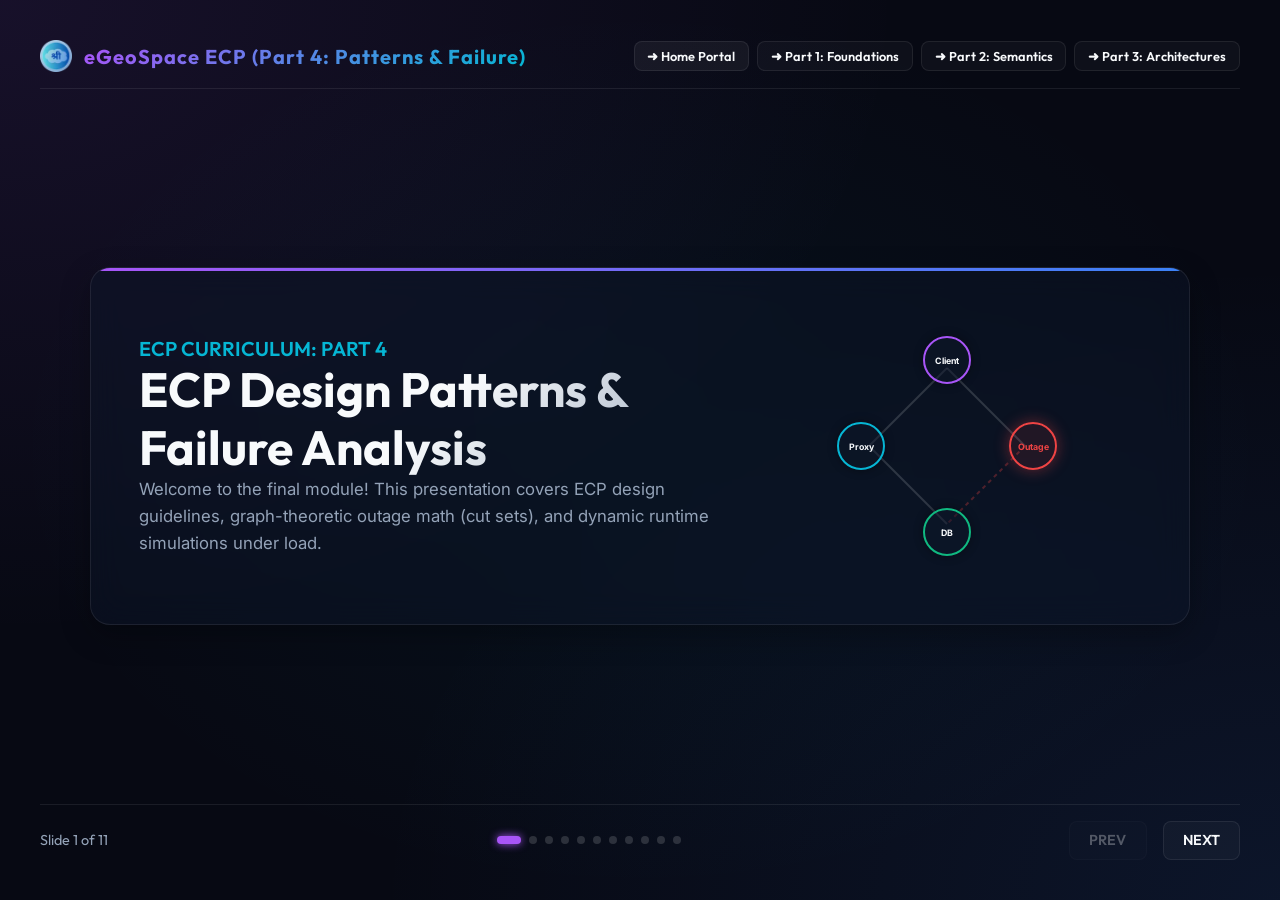
<file: patterns.html>
<!DOCTYPE html>
<html lang="en">
<head>
    <meta charset="UTF-8">
    <meta name="viewport" content="width=device-width, initial-scale=1.0">
    <title>ECP Design Patterns & Failure Analysis - Presentation</title>
    <link rel="stylesheet" href="style.css">
    <style>
        /* Specific CSS rules for Patterns presentation */
        .cutset-sim {
            background: rgba(0,0,0,0.25);
            padding: 1.5rem;
            border-radius: 12px;
            border: 1px solid var(--border-color);
            min-height: 280px;
            display: flex;
            flex-direction: column;
            justify-content: space-between;
        }
        .cutset-graph {
            position: relative;
            height: 180px;
            background: rgba(0,0,0,0.3);
            border-radius: 8px;
            overflow: hidden;
        }
        .cut-node {
            position: absolute;
            width: 44px;
            height: 44px;
            border-radius: 50%;
            display: flex;
            justify-content: center;
            align-items: center;
            font-size: 0.65rem;
            font-weight: bold;
            border: 2px solid var(--border-color);
            background: var(--bg-card);
            transition: all 0.3s ease;
            box-shadow: 0 0 8px rgba(0,0,0,0.5);
            cursor: pointer;
            z-index: 2;
        }
        .cut-node.failed {
            background: rgba(239, 68, 68, 0.2);
            border-color: var(--accent-red);
            box-shadow: 0 0 15px rgba(239, 68, 68, 0.4);
            color: var(--accent-red);
        }
        .cut-node.isolated {
            border-color: rgba(255,255,255,0.2);
            background: rgba(255,255,255,0.05);
            color: rgba(255,255,255,0.3);
        }
        .cut-edge {
            position: absolute;
            height: 2px;
            background: rgba(168, 85, 247, 0.4);
            transform-origin: left center;
            z-index: 1;
            transition: all 0.3s ease;
        }
        .cut-edge.severed {
            background: rgba(239, 68, 68, 0.15);
            border-top: 2px dashed rgba(239, 68, 68, 0.3);
        }
        .cut-edge.active {
            background: var(--accent-green);
            box-shadow: 0 0 5px var(--accent-green);
        }
        /* Performance chart styling */
        .chart-container {
            background: rgba(0,0,0,0.25);
            border: 1px solid var(--border-color);
            border-radius: 12px;
            padding: 1.5rem;
            min-height: 280px;
            display: flex;
            flex-direction: column;
            justify-content: space-between;
        }
        .live-chart {
            position: relative;
            height: 150px;
            background: rgba(0,0,0,0.4);
            border: 1px solid rgba(255,255,255,0.05);
            border-radius: 8px;
            overflow: hidden;
            display: flex;
            align-items: flex-end;
            padding: 0 0.5rem;
            gap: 4px;
        }
        .chart-bar {
            flex: 1;
            background: linear-gradient(to top, var(--accent-purple), var(--accent-cyan));
            border-top-left-radius: 2px;
            border-top-right-radius: 2px;
            transition: height 0.4s ease;
            position: relative;
        }
        .chart-bar.alert-latency {
            background: linear-gradient(to top, var(--accent-red), var(--accent-purple));
        }
        /* Part 4 Welcome Dependency Mesh Style */
        .patterns-welcome-container {
            position: relative;
            width: 260px;
            height: 260px;
            display: flex;
            justify-content: center;
            align-items: center;
        }
        .mesh-welcome-node {
            position: absolute;
            width: 48px;
            height: 48px;
            border-radius: 50%;
            background: var(--bg-card);
            border: 2px solid var(--border-color);
            display: flex;
            justify-content: center;
            align-items: center;
            font-size: 0.55rem;
            font-weight: bold;
            box-shadow: 0 0 10px rgba(0,0,0,0.4);
            animation: pulse-node 3s ease-in-out infinite;
            z-index: 2;
        }
        .mnode-1 { top: 20px; left: 106px; border-color: var(--accent-purple); animation-delay: 0s; }
        .mnode-2 { top: 106px; left: 20px; border-color: var(--accent-cyan); animation-delay: -1s; }
        .mnode-3 { top: 106px; right: 20px; border-color: var(--accent-blue); animation-delay: -2s; }
        .mnode-4 { bottom: 20px; left: 106px; border-color: var(--accent-green); animation-delay: -1.5s; }

        .mnode-failed {
            border-color: var(--accent-red);
            color: var(--accent-red);
            box-shadow: 0 0 15px rgba(239, 68, 68, 0.4);
            animation: none;
            background: rgba(239, 68, 68, 0.1);
        }

        @keyframes pulse-node {
            0%, 100% { transform: scale(1); box-shadow: 0 0 10px rgba(0,0,0,0.4); }
            50% { transform: scale(1.05); box-shadow: 0 0 15px rgba(255,255,255,0.1); }
        }
    </style>
</head>
<body>
    <div id="presentation-container">
        <!-- Header -->
        <header style="display: flex; justify-content: space-between; align-items: center; width: 100%;">
            <div class="logo">
                <img src="logo.webp" alt="eGeoSpace Logo">
                <span>eGeoSpace ECP (Part 4: Patterns & Failure)</span>
            </div>
            <div style="display: flex; gap: 0.5rem;">
                <a href="index.html" class="nav-btn" style="text-decoration: none; padding: 0.4rem 0.8rem; font-size: 0.8rem; font-weight: 600; background: rgba(255,255,255,0.05);">➜ Home Portal</a>
                <a href="foundations.html" class="nav-btn" style="text-decoration: none; padding: 0.4rem 0.8rem; font-size: 0.8rem; font-weight: 600;">➜ Part 1: Foundations</a>
                <a href="semantics.html" class="nav-btn" style="text-decoration: none; padding: 0.4rem 0.8rem; font-size: 0.8rem; font-weight: 600;">➜ Part 2: Semantics</a>
                <a href="architecture.html" class="nav-btn" style="text-decoration: none; padding: 0.4rem 0.8rem; font-size: 0.8rem; font-weight: 600;">➜ Part 3: Architectures</a>
            </div>
        </header>

        <main class="slides-wrapper">
            <!-- Slide 1: Welcome / Title -->
            <section class="slide active" id="slide-1">
                <div class="glass-card welcome-grid">
                    <div>
                        <h3>ECP CURRICULUM: PART 4</h3>
                        <h1>ECP Design Patterns & Failure Analysis</h1>
                        <p>Welcome to the final module! This presentation covers ECP design guidelines, graph-theoretic outage math (cut sets), and dynamic runtime simulations under load.</p>
                    </div>
                    <div class="welcome-decor">
                        <div class="patterns-welcome-container">
                            <!-- Background Connectors -->
                            <svg style="position: absolute; width: 100%; height: 100%; z-index: 1;">
                                <!-- Node 1 to Node 2 -->
                                <line x1="50%" y1="20%" x2="20%" y2="50%" stroke="rgba(255,255,255,0.15)" stroke-width="2"></line>
                                <!-- Node 1 to Node 3 -->
                                <line x1="50%" y1="20%" x2="80%" y2="50%" stroke="rgba(255,255,255,0.15)" stroke-width="2"></line>
                                <!-- Node 2 to Node 4 -->
                                <line x1="20%" y1="50%" x2="50%" y2="80%" stroke="rgba(255,255,255,0.15)" stroke-width="2"></line>
                                <!-- Node 3 to Node 4 (broken/red line) -->
                                <line x1="80%" y1="50%" x2="50%" y2="80%" stroke="rgba(239, 68, 68, 0.3)" stroke-width="2" stroke-dasharray="4,4"></line>
                            </svg>
                            <!-- Nodes -->
                            <div class="mesh-welcome-node mnode-1">Client</div>
                            <div class="mesh-welcome-node mnode-2">Proxy</div>
                            <div class="mesh-welcome-node mnode-3 mnode-failed">Outage</div>
                            <div class="mesh-welcome-node mnode-4">DB</div>
                        </div>
                    </div>
                </div>
            </section>

            <!-- Slide 2: Designing for Autonomy & Controlled Interaction -->
            <section class="slide" id="slide-2">
                <div class="glass-card grid-2">
                    <div>
                        <h3>DESIGN GOALS</h3>
                        <h2>Autonomy & Controlled Interaction</h2>
                        <p>ECP positions autonomy and interaction not as competing goals, but as complementary requirements:</p>
                        <ul class="bullet-list" style="margin-top: 1rem; font-size: 0.9rem;">
                            <li class="bullet-item">
                                <div class="bullet-icon">🔒</div>
                                <div class="bullet-content">
                                    <strong>Enforcing Autonomy</strong>
                                    <p>Abilities and Knowledge must remain fully encapsulated within the Entity. Direct external tampering with internal states is impossible.</p>
                                </div>
                            </li>
                            <li class="bullet-item">
                                <div class="bullet-icon">⚡</div>
                                <div class="bullet-content">
                                    <strong>Controlled Interaction</strong>
                                    <p>Exposed Interfaces define the potential interactions, while active Interface Boundaries filter and regulate incoming messages dynamically.</p>
                                </div>
                            </li>
                        </ul>
                    </div>
                    <div style="background: rgba(0,0,0,0.15); padding: 1.5rem; border-radius: 12px; border: 1px solid var(--border-color); display: flex; flex-direction: column; justify-content: center; gap: 0.75rem;">
                        <h4 style="color: var(--accent-cyan); font-family: var(--font-heading); font-size: 1rem;">Architectural Responsibility</h4>
                        <p style="font-size: 0.85rem; color: var(--text-secondary); line-height: 1.5;">If autonomy is compromised, Entities become passive code blocks. If interaction is unregulated, they become vulnerable conduits. Architects must balance these through disciplined boundary enforcement.</p>
                    </div>
                </div>
            </section>

            <!-- Slide 3: ECP Design Patterns -->
            <section class="slide" id="slide-3">
                <div class="glass-card">
                    <h3>Prescriptive Blueprints</h3>
                    <h2>ECP Design Patterns</h2>
                    <p>To establish systemic qualities, architects apply standard patterns mapped to ECP constraints:</p>
                    <div class="grid-3" style="margin-top: 1rem; gap: 1rem; font-size: 0.85rem;">
                        <div class="control-panel" style="flex-direction: column; align-items: flex-start; gap: 0.4rem; padding: 1rem;">
                            <h4 style="color: var(--accent-purple);">1. Resilience Patterns</h4>
                            <p style="line-height: 1.4; color: var(--text-secondary);">Replication of Entity Instances, circuit-breaking boundaries to stop cascade failure propagation, and proxy boundaries to sanitize external interactions.</p>
                        </div>
                        <div class="control-panel" style="flex-direction: column; align-items: flex-start; gap: 0.4rem; padding: 1rem;">
                            <h4 style="color: var(--accent-blue);">2. Scalability Patterns</h4>
                            <p style="line-height: 1.4; color: var(--text-secondary);">Distributed load balancing across relationally equivalent Entity instances, local cache management of transient Knowledge states, and asynchronous queue buffering.</p>
                        </div>
                        <div class="control-panel" style="flex-direction: column; align-items: flex-start; gap: 0.4rem; padding: 1rem;">
                            <h4 style="color: var(--accent-cyan);">3. Governance Patterns</h4>
                            <p style="line-height: 1.4; color: var(--text-secondary);">Policy-as-code boundary filters, automated schema compliance validation, and explicit representation of human team approvals in service graphs.</p>
                        </div>
                    </div>
                </div>
            </section>

            <!-- Slide 4: Graph-Theoretic Outage Analysis -->
            <section class="slide" id="slide-4">
                <div class="glass-card grid-2">
                    <div>
                        <h3>MATHEMATICAL MODELING</h3>
                        <h2>Graph-Theoretic Outage Analysis</h2>
                        <p>ECP formalizes system structures mathematically as directed graphs where:</p>
                        <div style="font-family: monospace; font-size: 1.1rem; color: var(--accent-purple); margin: 0.75rem 0; font-weight: bold; background: rgba(0,0,0,0.2); padding: 0.5rem; border-radius: 6px; text-align: center; border: 1px solid var(--border-color);">
                            System Graph G = (V, E)
                        </div>
                        <ul class="bullet-list" style="font-size: 0.85rem; gap: 0.4rem;">
                            <li class="bullet-item">
                                <div class="bullet-icon">●</div>
                                <div class="bullet-content">
                                    <strong>Vertices (V):</strong> Bounded Entity Instances (technical, human, or hybrid).
                                </div>
                            </li>
                            <li class="bullet-item">
                                <div class="bullet-icon">➜</div>
                                <div class="bullet-content">
                                    <strong>Directed Edges (E):</strong> Communication paths representing dependency directionality.
                                </div>
                            </li>
                        </ul>
                    </div>
                    <div style="background: rgba(0,0,0,0.15); padding: 1.5rem; border-radius: 12px; border: 1px solid var(--border-color); display: flex; flex-direction: column; justify-content: center; gap: 0.5rem;">
                        <h4 style="color: var(--accent-cyan); font-family: var(--font-heading); font-size: 1rem;">Formal Outage Analysis</h4>
                        <p style="font-size: 0.85rem; color: var(--text-secondary); line-height: 1.45;">By modeling the topology as a formal graph, architects can verify invariants, prove security boundaries, and mathematically isolate cascading fault domains prior to writing compile-time configurations.</p>
                    </div>
                </div>
            </section>

            <!-- Slide 5: Graph Theory: Cut Sets & Cascade Bound -->
            <section class="slide" id="slide-5">
                <div class="glass-card grid-2">
                    <div>
                        <h3>REDUNDANCY MATHEMATICS</h3>
                        <h2>Cut Sets & Cascade Bound</h2>
                        <p>To evaluate network resilience, ECP leverages two formal graph-theoretic metrics:</p>
                        <ul class="bullet-list" style="margin-top: 0.75rem; font-size: 0.85rem; gap: 0.5rem;">
                            <li class="bullet-item">
                                <div class="bullet-icon">✂</div>
                                <div class="bullet-content">
                                    <strong>Minimal Cut Sets</strong>
                                    <p>The smallest set of edges whose removal partitions the graph, disconnecting client Entities from target service Entities.</p>
                                </div>
                            </li>
                            <li class="bullet-item">
                                <div class="bullet-icon">📈</div>
                                <div class="bullet-content">
                                    <strong>Cascade Bound</strong>
                                    <p>The maximum number of downstream Entities that can be impacted by a single node failure, predicting failure propagation size.</p>
                                </div>
                            </li>
                        </ul>
                    </div>
                    <div style="background: rgba(0,0,0,0.15); padding: 1.5rem; border-radius: 12px; border: 1px solid var(--border-color); display: flex; flex-direction: column; justify-content: center; gap: 0.75rem;">
                        <h4 style="color: var(--accent-cyan); font-family: var(--font-heading); font-size: 1rem;">Resilience Target</h4>
                        <p style="font-size: 0.85rem; color: var(--text-secondary); line-height: 1.5;">A resilient architecture is one where the cardinality (size) of all minimal cut sets is greater than 1. This mathematically guarantees that no single edge or node failure can isolate a service.</p>
                    </div>
                </div>
            </section>

            <!-- Slide 6: Failure Cut-Set Simulator -->
            <section class="slide" id="slide-6">
                <div class="glass-card grid-2">
                    <div>
                        <h3>GRAPH PLAYGROUND</h3>
                        <h2>Interactive Cut-Set Simulator</h2>
                        <p>Click on nodes in the network graph on the right to simulate failures. The simulator will dynamically calculate the resulting **Cut Set**:</p>
                        <div style="margin-top: 1rem; display: flex; gap: 0.5rem;">
                            <button class="sim-step-btn active" id="btn-reset-cutset">Reset Graph</button>
                        </div>
                        <div class="triad-info-box" id="cut-details" style="min-height: 100px; margin-top: 1rem;">
                            <h4 id="cut-detail-title" style="color: var(--accent-purple); margin-bottom: 0.25rem;">Active Network</h4>
                            <p id="cut-detail-desc" style="font-size: 0.85rem;">All nodes active. Minimal cut-set to disconnect User from DB: <code>{ Edge(Gateway -> Billing) }</code></p>
                        </div>
                    </div>
                    <div class="cutset-sim">
                        <div class="cutset-graph" id="cutset-sim-container">
                            <!-- Nodes and lines injected via script -->
                        </div>
                    </div>
                </div>
            </section>

            <!-- Slide 7: Dynamic Simulation (Simulation perspective) -->
            <section class="slide" id="slide-7">
                <div class="glass-card grid-2">
                    <div>
                        <h3>RUNTIME PERFORMANCE</h3>
                        <h2>Dynamic Simulation: Load & Latency</h2>
                        <p>While graph models represent static structures, the **Simulation Perspective** explores dynamic execution:</p>
                        <ul class="bullet-list" style="margin-top: 1rem; font-size: 0.9rem;">
                            <li class="bullet-item">
                                <div class="bullet-icon">⏳</div>
                                <div class="bullet-content">
                                    <strong>Latency Propagation</strong>
                                    <p>How delays in downstream Entities (e.g. database query blocks) travel back to increase client-facing response times.</p>
                                </div>
                            </li>
                            <li class="bullet-item">
                                <div class="bullet-icon">📦</div>
                                <div class="bullet-content">
                                    <strong>Queue Bottlenecks</strong>
                                    <p>Evaluating how message channels build up backlogs under traffic spikes, causing memory load hikes.</p>
                                </div>
                            </li>
                        </ul>
                    </div>
                    <div style="background: rgba(0,0,0,0.15); padding: 1.5rem; border-radius: 12px; border: 1px solid var(--border-color); display: flex; flex-direction: column; justify-content: center; gap: 0.75rem;">
                        <h4 style="color: var(--accent-cyan); font-family: var(--font-heading); font-size: 1rem;">Recovery Times</h4>
                        <p style="font-size: 0.85rem; color: var(--text-secondary); line-height: 1.5;">By simulating runtime execution, developers can evaluate recovery times, optimize connection timeouts, and configure auto-scaler rules to protect systems during outages.</p>
                    </div>
                </div>
            </section>

            <!-- Slide 8: Interactive Performance Simulation -->
            <section class="slide" id="slide-8">
                <div class="glass-card grid-2">
                    <div>
                        <h3>RUNTIME TIMELINE</h3>
                        <h2>Dynamic Latency Simulator</h2>
                        <p>Inject actions below to simulate runtime traffic spikes. Observe how queue bottlenecks increase system latency in real-time:</p>
                        <div style="margin-top: 1rem; display: flex; flex-direction: column; gap: 0.5rem; margin-bottom: 1rem;">
                            <button class="sim-step-btn" id="btn-perf-load">Add Traffic Spike (+100 req/s)</button>
                            <button class="sim-step-btn" id="btn-perf-delay">Add Database Query Delay (+80ms)</button>
                            <button class="sim-step-btn" id="btn-perf-reset" style="background: rgba(255,255,255,0.05); border-color: rgba(255,255,255,0.1);">Reset Simulation</button>
                        </div>
                        <div class="triad-info-box" id="perf-details" style="min-height: 70px;">
                            <h4 id="perf-detail-title" style="color: var(--accent-purple); margin-bottom: 0.25rem;">Traffic: Standard</h4>
                            <p id="perf-detail-desc" style="font-size: 0.85rem;">System response time: 20ms. Queues cleared.</p>
                        </div>
                    </div>
                    <div class="chart-container">
                        <span style="font-size: 0.7rem; color: var(--text-secondary); font-weight: bold; margin-bottom: 0.25rem;">Live Response Time Timeline (ms)</span>
                        <div class="live-chart" id="perf-chart-container">
                            <!-- Columns will dynamically grow/shrink -->
                        </div>
                    </div>
                </div>
            </section>

            <!-- Slide 9: Limits of ECP -->
            <section class="slide" id="slide-9">
                <div class="glass-card grid-2">
                    <div>
                        <h3>HONEST REFLECTION</h3>
                        <h2>Methodological Limits of ECP</h2>
                        <p>No model is perfect. ECP acknowledges specific boundaries and limits of the paradigm:</p>
                        <ul class="bullet-list" style="margin-top: 1rem; font-size: 0.9rem;">
                            <li class="bullet-item">
                                <div class="bullet-icon">⚙</div>
                                <div class="bullet-content">
                                    <strong>Abstraction Overhead</strong>
                                    <p>Wrapping every single component in an Entity with Interface Boundaries can add runtime overhead where simple helpers suffice.</p>
                                </div>
                            </li>
                            <li class="bullet-item">
                                <div class="bullet-icon">🧱</div>
                                <div class="bullet-content">
                                    <strong>Model Checker Limits</strong>
                                    <p>As systems grow to thousands of Entities, verifying all dependency paths and state permutations can hit mathematical scaling limits.</p>
                                </div>
                            </li>
                        </ul>
                    </div>
                    <div style="background: rgba(0,0,0,0.15); padding: 1.5rem; border-radius: 12px; border: 1px solid var(--border-color); display: flex; flex-direction: column; justify-content: center; gap: 0.75rem;">
                        <h4 style="color: var(--accent-cyan); font-family: var(--font-heading); font-size: 1rem;">Universality Proof</h4>
                        <p style="font-size: 0.85rem; color: var(--text-secondary); line-height: 1.5;">The universal applicability of the (A, K, I) tuple to *all* possible computable patterns remains an open proof obligation. Developers must evaluate where ECP provides value and where simple coding suffices.</p>
                    </div>
                </div>
            </section>

            <!-- Slide 10: Conclusion: ECP Mastery -->
            <section class="slide" id="slide-10">
                <div class="glass-card">
                    <h3>CURRICULUM COMPLETE</h3>
                    <h2>Conclusion: ECP Architectural Mastery</h2>
                    <p>You have completed the entire ECP induction! Let's recap the core blueprints of the paradigm:</p>
                    <div class="grid-3" style="margin-top: 1.5rem; gap: 1rem; font-size: 0.85rem;">
                        <div class="control-panel" style="flex-direction: column; align-items: flex-start; gap: 0.4rem; padding: 1rem;">
                            <h4 style="color: var(--accent-purple);">1. Definitional (Tuple)</h4>
                            <p style="line-height: 1.4; color: var(--text-secondary);">Every system participant is a self-governing Entity tuple: <code>(Abilities, Knowledge, Interfaces)</code> protected by a Boundary.</p>
                        </div>
                        <div class="control-panel" style="flex-direction: column; align-items: flex-start; gap: 0.4rem; padding: 1rem;">
                            <h4 style="color: var(--accent-blue);">2. Relational (Graph)</h4>
                            <p style="line-height: 1.4; color: var(--text-secondary);">Identity is positional, mapped in directed graphs. We calculate cut sets and cascade bounds to engineer resilience.</p>
                        </div>
                        <div class="control-panel" style="flex-direction: column; align-items: flex-start; gap: 0.4rem; padding: 1rem;">
                            <h4 style="color: var(--accent-cyan);">3. Simulation (Dynamic)</h4>
                            <p style="line-height: 1.4; color: var(--text-secondary);">Coordinate solely via asynchronous message packets. We simulate performance loads to prevent downstream queues bottlenecking.</p>
                        </div>
                    </div>
                </div>
            </section>

            <!-- Slide 11: Thank You -->
            <section class="slide" id="slide-11">
                <div class="glass-card" style="text-align: center; justify-content: center; align-items: center; gap: 2rem; min-height: 380px;">
                    <div class="glow-text" style="font-family: var(--font-heading); font-weight: 800; font-size: 4.5rem; background: linear-gradient(135deg, var(--accent-purple), var(--accent-cyan)); -webkit-background-clip: text; -webkit-text-fill-color: transparent; text-shadow: 0 0 30px rgba(168, 85, 247, 0.15);">
                        Thank You!
                    </div>
                    <div style="max-width: 600px;">
                        <h3 style="color: var(--text-primary); margin-bottom: 0.5rem; font-size: 1.5rem;">Go Forth and Model Coherent Systems</h3>
                    </div>
                </div>
            </section>
        </main>

        <!-- Footer / Navigation Controls -->
        <footer>
            <div class="slide-num" id="slide-number-display">Slide 1 of 11</div>
            <div class="progress-container" id="progress-dots-container">
                <!-- Dots will be generated here -->
            </div>
            <div class="nav-buttons">
                <button class="nav-btn" id="prev-btn" disabled>PREV</button>
                <button class="nav-btn" id="next-btn">NEXT</button>
            </div>
        </footer>
    </div>

    <script src="patterns.js"></script>
</body>
</html>
</file>
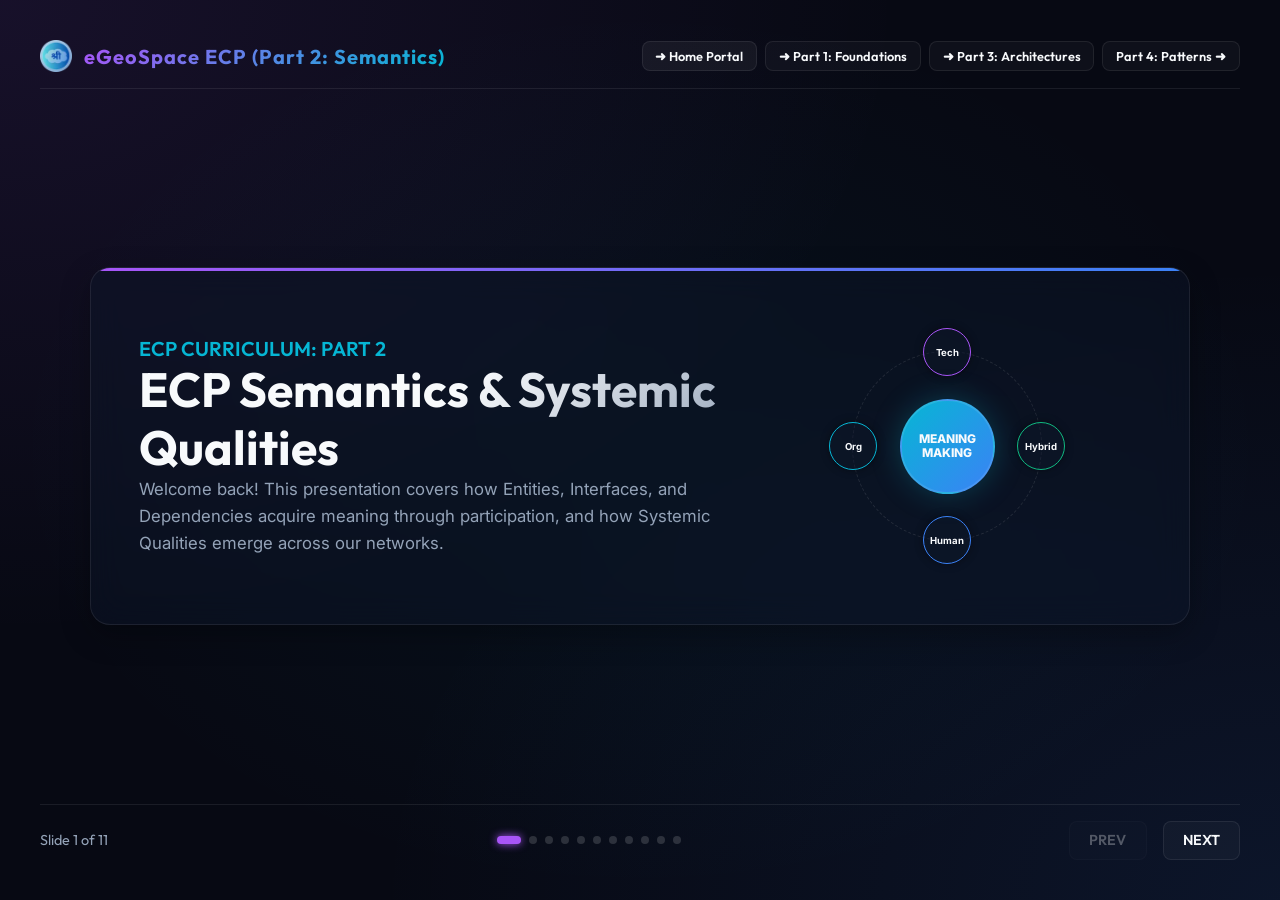
<file: semantics.html>
<!DOCTYPE html>
<html lang="en">
<head>
    <meta charset="UTF-8">
    <meta name="viewport" content="width=device-width, initial-scale=1.0">
    <title>ECP Semantics & Systemic Qualities - Presentation</title>
    <link rel="stylesheet" href="style.css">
    <style>
        /* Specific CSS rules for Semantics presentation */
        /* Part 2 Welcome Semantics Style */
        .semantics-welcome-container {
            position: relative;
            width: 260px;
            height: 260px;
            display: flex;
            justify-content: center;
            align-items: center;
        }
        .semantics-welcome-orbit {
            position: absolute;
            width: 190px;
            height: 190px;
            border: 1px dashed rgba(255, 255, 255, 0.1);
            border-radius: 50%;
            animation: spin-boundary 20s linear infinite;
        }
        .semantics-welcome-core {
            position: absolute;
            width: 95px;
            height: 95px;
            border-radius: 50%;
            background: linear-gradient(135deg, var(--accent-cyan), var(--accent-blue));
            display: flex;
            flex-direction: column;
            justify-content: center;
            align-items: center;
            font-size: 0.75rem;
            font-weight: 800;
            text-align: center;
            box-shadow: 0 0 30px rgba(6, 182, 212, 0.25);
            border: 2px solid rgba(255, 255, 255, 0.1);
            z-index: 2;
            line-height: 1.2;
        }
        .semantics-welcome-node {
            position: absolute;
            width: 48px;
            height: 48px;
            border-radius: 50%;
            background: var(--bg-card);
            border: 1.5px solid var(--border-color);
            display: flex;
            justify-content: center;
            align-items: center;
            font-size: 0.6rem;
            font-weight: bold;
            box-shadow: 0 0 8px rgba(0, 0, 0, 0.4);
        }
        .snode-tech { top: -24px; left: calc(50% - 24px); border-color: var(--accent-purple); }
        .snode-human { bottom: -24px; left: calc(50% - 24px); border-color: var(--accent-blue); }
        .snode-org { left: -24px; top: calc(50% - 24px); border-color: var(--accent-cyan); }
        .snode-hybrid { right: -24px; top: calc(50% - 24px); border-color: var(--accent-green); }

        .fragility-sim {
            background: rgba(0,0,0,0.2);
            padding: 1.5rem;
            border-radius: 12px;
            border: 1px solid var(--border-color);
            display: flex;
            flex-direction: column;
            gap: 1rem;
            min-height: 280px;
            justify-content: space-between;
        }
        .network-graph-container {
            position: relative;
            height: 180px;
            border: 1px solid rgba(255,255,255,0.05);
            border-radius: 8px;
            background: rgba(0,0,0,0.3);
            overflow: hidden;
            display: flex;
            justify-content: center;
            align-items: center;
        }
        .net-node {
            position: absolute;
            width: 48px;
            height: 48px;
            border-radius: 50%;
            display: flex;
            justify-content: center;
            align-items: center;
            font-size: 0.65rem;
            font-weight: bold;
            text-align: center;
            border: 2px solid var(--border-color);
            background: var(--bg-card);
            transition: all 0.3s ease;
            box-shadow: 0 0 10px rgba(0,0,0,0.5);
            z-index: 2;
        }
        .net-node.core-failed {
            background: rgba(239, 68, 68, 0.2);
            border-color: var(--accent-red);
            box-shadow: 0 0 15px rgba(239, 68, 68, 0.4);
            color: var(--accent-red);
        }
        .net-node.dep-failed {
            background: rgba(239, 68, 68, 0.05);
            border-color: rgba(239, 68, 68, 0.4);
            color: rgba(255,255,255,0.4);
            text-decoration: line-through;
        }
        .net-node.active-route {
            background: rgba(16, 185, 129, 0.1);
            border-color: var(--accent-green);
            box-shadow: 0 0 15px rgba(16, 185, 129, 0.3);
        }
        .net-line {
            position: absolute;
            height: 2px;
            background: rgba(255,255,255,0.1);
            z-index: 1;
            transform-origin: left center;
        }
        .net-line.failed {
            background: rgba(239, 68, 68, 0.2);
            border-style: dashed;
        }
        .net-line.active-route {
            background: var(--accent-green);
            box-shadow: 0 0 5px var(--accent-green);
        }
        /* Scoped align tables styling */
        .align-table {
            width: 100%;
            border-collapse: collapse;
            font-size: 0.85rem;
            margin-top: 0.5rem;
        }
        .align-table th {
            text-align: left;
            padding: 0.5rem;
            border-bottom: 2px solid var(--border-color);
            color: var(--accent-cyan);
            font-family: var(--font-heading);
        }
        .align-table td {
            padding: 0.75rem 0.5rem;
            border-bottom: 1px solid rgba(255,255,255,0.05);
        }
        .align-table tr:hover td {
            background: rgba(255,255,255,0.02);
            cursor: pointer;
        }
    </style>
</head>
<body>
    <div id="presentation-container">
        <header style="display: flex; justify-content: space-between; align-items: center; width: 100%;">
            <div class="logo">
                <img src="logo.webp" alt="eGeoSpace Logo">
                <span>eGeoSpace ECP (Part 2: Semantics)</span>
            </div>
            <div style="display: flex; gap: 0.5rem;">
                <a href="index.html" class="nav-btn" style="text-decoration: none; padding: 0.4rem 0.8rem; font-size: 0.8rem; font-weight: 600; background: rgba(255,255,255,0.05);">➜ Home Portal</a>
                <a href="foundations.html" class="nav-btn" style="text-decoration: none; padding: 0.4rem 0.8rem; font-size: 0.8rem; font-weight: 600;">➜ Part 1: Foundations</a>
                <a href="architecture.html" class="nav-btn" style="text-decoration: none; padding: 0.4rem 0.8rem; font-size: 0.8rem; font-weight: 600;">➜ Part 3: Architectures</a>
                <a href="patterns.html" class="nav-btn" style="text-decoration: none; padding: 0.4rem 0.8rem; font-size: 0.8rem; font-weight: 600;">Part 4: Patterns ➜</a>
            </div>
        </header>

        <main class="slides-wrapper">
            <!-- Slide 1: Welcome / Title -->
            <section class="slide active" id="slide-1">
                <div class="glass-card welcome-grid">
                    <div>
                        <h3>ECP CURRICULUM: PART 2</h3>
                        <h1>ECP Semantics & Systemic Qualities</h1>
                        <p>Welcome back! This presentation covers how Entities, Interfaces, and Dependencies acquire meaning through participation, and how Systemic Qualities emerge across our networks.</p>
                    </div>
                    <div class="welcome-decor">
                        <div class="semantics-welcome-container">
                            <div class="semantics-welcome-orbit">
                                <div class="semantics-welcome-node snode-tech">Tech</div>
                                <div class="semantics-welcome-node snode-human">Human</div>
                                <div class="semantics-welcome-node snode-org">Org</div>
                                <div class="semantics-welcome-node snode-hybrid">Hybrid</div>
                            </div>
                            <div class="semantics-welcome-core">MEANING<br>MAKING</div>
                        </div>
                    </div>
                </div>
            </section>

            <!-- Slide 2: Constitution vs Participation -->
            <section class="slide" id="slide-2">
                <div class="glass-card grid-2">
                    <div>
                        <h3>THE SEMANTIC TURN</h3>
                        <h2>Constitution vs Participation</h2>
                        <p>ECP makes a critical distinction between how an Entity is built and how it acts in the system:</p>
                        <ul class="bullet-list" style="margin-top: 1rem; font-size: 0.95rem;">
                            <li class="bullet-item">
                                <div class="bullet-icon">📦</div>
                                <div class="bullet-content">
                                    <strong>Constitution (Structure)</strong>
                                    <p>The static, intrinsic blueprint of an Entity — its Abilities, Knowledge, and Interfaces. It provides stable definitions for compilers and model checkers.</p>
                                </div>
                            </li>
                            <li class="bullet-item">
                                <div class="bullet-icon">⚡</div>
                                <div class="bullet-content">
                                    <strong>Participation (Action)</strong>
                                    <p>How an Entity is exposed, interpreted, and actualized in runtime relationships. Mediated by boundaries, shaped by dependencies, and recognized by systemic effects.</p>
                                </div>
                            </li>
                        </ul>
                    </div>
                    <div style="background: rgba(0,0,0,0.15); padding: 1.5rem; border-radius: 12px; border: 1px solid var(--border-color); display: flex; flex-direction: column; justify-content: center; gap: 0.75rem;">
                        <h4 style="color: var(--accent-cyan); font-family: var(--font-heading); font-size: 1rem;">Why analyze Participation?</h4>
                        <p style="font-size: 0.85rem; color: var(--text-secondary); line-height: 1.5;">Two services can have identical constitutions (same code, same endpoints) but differ in participation if one is highly integrated into workflows while the other is isolated or restricted by policy-driven Interface Boundaries.</p>
                    </div>
                </div>
            </section>

            <!-- Slide 3: Semantic Roles -->
            <section class="slide" id="slide-3">
                <div class="glass-card">
                    <h3>Situating Constructs</h3>
                    <h2>Semantic Roles: How Elements Acquire Meaning</h2>
                    <p>ECP elements do not exist in a vacuum; they acquire role-based meaning through contextual use:</p>
                    <div class="grid-3" style="margin-top: 1rem; gap: 1rem;">
                        <div class="control-panel" style="flex-direction: column; align-items: flex-start; gap: 0.4rem; padding: 1.25rem;">
                            <h4 style="color: var(--accent-purple);">Functional Semantics (Abilities)</h4>
                            <p style="font-size: 0.8rem; line-height: 1.4; color: var(--text-secondary);">An Ability like <em>"process checkout"</em> is meaningful not as a isolated block of code, but as a recognized role within a larger financial transaction workflow.</p>
                        </div>
                        <div class="control-panel" style="flex-direction: column; align-items: flex-start; gap: 0.4rem; padding: 1.25rem;">
                            <h4 style="color: var(--accent-blue);">Informational Semantics (Knowledge)</h4>
                            <p style="font-size: 0.8rem; line-height: 1.4; color: var(--text-secondary);">Knowledge like user preferences becomes meaningful when it is interpreted as a resource that conditions recommendations, guides choices, and mediates trust.</p>
                        </div>
                        <div class="control-panel" style="flex-direction: column; align-items: flex-start; gap: 0.4rem; padding: 1.25rem;">
                            <h4 style="color: var(--accent-cyan);">Relational Semantics (Interfaces)</h4>
                            <p style="font-size: 0.8rem; line-height: 1.4; color: var(--text-secondary);">Interfaces represent commitments. An exposed API endpoint is a declaration of systemic role. Interface Boundaries reinforce this by signaling trust boundaries.</p>
                        </div>
                    </div>
                </div>
            </section>

            <!-- Slide 4: Dependency Semantics -->
            <section class="slide" id="slide-4">
                <div class="glass-card grid-2">
                    <div>
                        <h3>NETWORK RELATIONSHIPS</h3>
                        <h2>Dependency Semantics: Trust, Risk, & Audit</h2>
                        <p>Dependencies are not just technical connection strings; they carry severe semantic weight:</p>
                        <ul class="bullet-list" style="margin-top: 0.75rem; font-size: 0.9rem;">
                            <li class="bullet-item">
                                <div class="bullet-icon">🔒</div>
                                <div class="bullet-content">
                                    <strong>Trust</strong>
                                    <p>Trust arises when an Entity is expected to reliably fulfill its outgoing dependencies (what others require of it).</p>
                                </div>
                            </li>
                            <li class="bullet-item">
                                <div class="bullet-icon">⚠</div>
                                <div class="bullet-content">
                                    <strong>Risk</strong>
                                    <p>Risk is recognized when an incoming dependency exposes the caller to potential cascading disruptions if the dependency fails.</p>
                                </div>
                            </li>
                            <li class="bullet-item">
                                <div class="bullet-icon">🛡</div>
                                <div class="bullet-content">
                                    <strong>Accountability</strong>
                                    <p>Accountability emerges when ECP boundaries track and log dependencies as formal obligations that can be audited.</p>
                                </div>
                            </li>
                        </ul>
                    </div>
                    <div style="background: rgba(0,0,0,0.15); padding: 1.5rem; border-radius: 12px; border: 1px solid var(--border-color); display: flex; flex-direction: column; justify-content: center; gap: 0.75rem;">
                        <h4 style="color: var(--accent-cyan); font-family: var(--font-heading); font-size: 1rem;">Systemic Directionality</h4>
                        <p style="font-size: 0.85rem; color: var(--text-secondary); line-height: 1.55;">- **Incoming dependencies** represent reliance and point to your fragility.</p>
                        <p style="font-size: 0.85rem; color: var(--text-secondary); line-height: 1.55;">- **Outgoing dependencies** represent influence and reveal the risks you propagate to other Entities.</p>
                    </div>
                </div>
            </section>

            <!-- Slide 5: Dependency Fragility vs Resilience Simulator -->
            <section class="slide" id="slide-5">
                <div class="glass-card grid-2">
                    <div>
                        <h3>INTERACTION PLAYGROUND</h3>
                        <h2>Dependency Fragility vs Resilience</h2>
                        <p>Select a dependency structure below to simulate how failures propagate under ECP. Click on the central node to simulate an outage:</p>
                        <div style="margin-top: 1rem; display: flex; gap: 0.5rem; margin-bottom: 1rem;">
                            <button class="sim-step-btn active" id="sim-btn-fragile">Tightly Coupled (Fragile)</button>
                            <button class="sim-step-btn" id="sim-btn-resilient">Redundant paths (Resilient)</button>
                        </div>
                        <div class="triad-info-box" id="sim-details" style="min-height: 80px;">
                            <h4 id="sim-detail-title" style="color: var(--accent-purple); margin-bottom: 0.25rem;">Outage Simulator</h4>
                            <p id="sim-detail-desc" style="font-size: 0.85rem;">Click the central node on the right to simulate a server crash.</p>
                        </div>
                    </div>
                    <div class="fragility-sim">
                        <div class="network-graph-container" id="network-sim-container">
                            <!-- Nodes and lines will be injected here via script -->
                        </div>
                    </div>
                </div>
            </section>

            <!-- Slide 6: Multiplicity: Coordinating Multiple Roles -->
            <section class="slide" id="slide-6">
                <div class="glass-card grid-2">
                    <div>
                        <h3>COMPLEX COORDINATION</h3>
                        <h2>Multiplicity: Multiple Simultaneous Roles</h2>
                        <p>Entities rarely participate in a single relationship. Instead, they sustain multiple simultaneous roles, each mediated by distinct interfaces:</p>
                        <ul class="bullet-list" style="margin-top: 1rem; font-size: 0.9rem;">
                            <li class="bullet-item">
                                <div class="bullet-icon">👤</div>
                                <div class="bullet-content">
                                    <strong>Role Multiplicity</strong>
                                    <p>A distributed ledger node validates blocks, propagates transactions, and monitors peers. A human acts as customer, reviewer, and moderator.</p>
                                </div>
                            </li>
                            <li class="bullet-item">
                                <div class="bullet-icon">⚡</div>
                                <div class="bullet-content">
                                    <strong>Reconciliation Mechanisms</strong>
                                    <p>When roles conflict, ECP reconciles them by segregating functions via separate Interface Boundaries, prioritizing roles, or negotiating rules.</p>
                                </div>
                            </li>
                        </ul>
                    </div>
                    <div style="background: rgba(0,0,0,0.15); padding: 1.5rem; border-radius: 12px; border: 1px solid var(--border-color); display: flex; flex-direction: column; justify-content: center; gap: 0.75rem;">
                        <h4 style="color: var(--accent-cyan); font-family: var(--font-heading); font-size: 1rem;">Adaptability through Multiplicity</h4>
                        <p style="font-size: 0.85rem; color: var(--text-secondary); line-height: 1.5;">ECP does not seek to simplify systems by forcing components into a single role. Instead, it leverages multiplicity as a driver of systemic adaptability, routing conflicts through isolated Interface Boundaries.</p>
                    </div>
                </div>
            </section>

            <!-- Slide 7: Heterogeneous Alignment Table -->
            <section class="slide" id="slide-7">
                <div class="glass-card">
                    <h3>SOCIO-TECHNICAL ALIGNMENT</h3>
                    <h2>Heterogeneous Multiplicity</h2>
                    <p>Click on the rows below to inspect how ECP aligns technical, human, and organizational actors:</p>
                    <table class="align-table" id="alignment-table-interact">
                        <thead>
                            <tr>
                                <th>Entity Type</th>
                                <th>Role Multiplicity Example</th>
                                <th>Alignment Mechanism</th>
                                <th>Systemic Effect</th>
                            </tr>
                        </thead>
                        <tbody>
                            <tr data-align="tech">
                                <td style="color: var(--accent-purple); font-weight: bold;">Technical</td>
                                <td>Ledger node: validates, propagates, and monitors.</td>
                                <td>Protocol standards & consensus rules.</td>
                                <td>Integrity & trust in the ledger.</td>
                            </tr>
                            <tr data-align="human">
                                <td style="color: var(--accent-blue); font-weight: bold;">Human</td>
                                <td>User: customer, reviewer, and contributor.</td>
                                <td>Role-based permissions & workflows.</td>
                                <td>Balanced participation & accountability.</td>
                            </tr>
                            <tr data-align="org">
                                <td style="color: var(--accent-cyan); font-weight: bold;">Organizational</td>
                                <td>Department: manages compliance, allocates budgets.</td>
                                <td>Institutional rules & governance.</td>
                                <td>Coherence of organizational action.</td>
                            </tr>
                            <tr data-align="hybrid">
                                <td style="color: var(--accent-green); font-weight: bold;">Hybrid</td>
                                <td>DevOps Team: manual code shifts, CI/CD pipelines.</td>
                                <td>Shared dashboards & feedback loops.</td>
                                <td>Continuous delivery with resilience.</td>
                            </tr>
                        </tbody>
                    </table>
                    <div id="align-detail-box" style="margin-top: 1rem; background: rgba(0,0,0,0.2); padding: 0.75rem 1rem; border-radius: 8px; border: 1px solid var(--border-color); font-size: 0.85rem; min-height: 50px;">
                        <em>Select a row in the table above to view alignment details...</em>
                    </div>
                </div>
            </section>

            <!-- Slide 8: Special Entities -->
            <section class="slide" id="slide-8">
                <div class="glass-card grid-2">
                    <div>
                        <h3>PLATFORM ANCHORS</h3>
                        <h2>Special Entities: Semantics of Origins</h2>
                        <p>Special Entities acquire meaning differently, acting as anchors or boundary adapters:</p>
                        <div class="tabs-container" style="margin-top: 1rem;">
                            <div class="tabs-headers">
                                <button class="tab-btn active" data-tab="tab-special-primordial">Primordial Entities</button>
                                <button class="tab-btn" data-tab="tab-special-external">External Entities</button>
                            </div>
                            <div class="tab-content active" id="tab-special-primordial">
                                <h4 style="color: var(--accent-purple); margin-bottom: 0.25rem;">Foundational Semantic Anchors</h4>
                                <p style="font-size: 0.9rem;">Provided inherently by the execution environment. Their semantics lies in establishing the baseline conditions (memory threads, browser DOM) under which all other custom Entities are instantiated and exist.</p>
                            </div>
                            <div class="tab-content" id="tab-special-external">
                                <h4 style="color: var(--accent-cyan); margin-bottom: 0.25rem;">Boundary Adapters (Proxies)</h4>
                                <p style="font-size: 0.9rem;">Represent participants, APIs, or systems outside our immediate execution environment. They communicate via proxy adapters, which translate and validate external events before passing them to internal custom Entities.</p>
                            </div>
                        </div>
                    </div>
                    <div style="background: rgba(0,0,0,0.15); padding: 1.5rem; border-radius: 12px; border: 1px solid var(--border-color); display: flex; flex-direction: column; justify-content: center; gap: 0.5rem;">
                        <h4 style="color: var(--accent-cyan); font-family: var(--font-heading); font-size: 1rem;">Why are they "Special"?</h4>
                        <p style="font-size: 0.85rem; color: var(--text-secondary); line-height: 1.45;">- **Primordial Entities** cannot be deactivated or deleted without collapsing the system runtime.</p>
                        <p style="font-size: 0.85rem; color: var(--text-secondary); line-height: 1.45;">- **External Entities** cannot be modified at compile-time, so their regulation relies entirely on defensive Interface Boundaries.</p>
                    </div>
                </div>
            </section>

            <!-- Slide 9: Semantic Foundations of Systemic Qualities -->
            <section class="slide" id="slide-9">
                <div class="glass-card grid-2">
                    <div>
                        <h3>EMERGENT EFFECTS</h3>
                        <h2>Semantics of Systemic Qualities</h2>
                        <p>Resilience, coherence, and trust are not structural statistics; they are interpretive judgments shaped by systemic interaction:</p>
                        <ul class="bullet-list" style="margin-top: 0.75rem; font-size: 0.9rem; gap: 0.5rem;">
                            <li class="bullet-item">
                                <div class="bullet-icon">🛡</div>
                                <div class="bullet-content">
                                    <strong>Resilience</strong>
                                    <p>Perceived not in code redundancy, but in how the system continues to serve workflows despite downstream outages.</p>
                                </div>
                            </li>
                            <li class="bullet-item">
                                <div class="bullet-icon">🔒</div>
                                <div class="bullet-content">
                                    <strong>Trust</strong>
                                    <p>Elicited when boundaries guarantee that Entities only cooperate via validated, auditable channels.</p>
                                </div>
                            </li>
                            <li class="bullet-item">
                                <div class="bullet-icon">⚙</div>
                                <div class="bullet-content">
                                    <strong>Coherence</strong>
                                    <p>Achieved when all Entities converge on mutually intelligible message semantics, avoiding fragmentation.</p>
                                </div>
                            </li>
                        </ul>
                    </div>
                    <div style="background: rgba(0,0,0,0.15); padding: 1.5rem; border-radius: 12px; border: 1px solid var(--border-color); display: flex; flex-direction: column; justify-content: center; gap: 0.75rem;">
                        <h4 style="color: var(--accent-cyan); font-family: var(--font-heading); font-size: 1rem;">Relational Phenonema</h4>
                        <p style="font-size: 0.85rem; color: var(--text-secondary); line-height: 1.5;">"Resilience, trust, or fairness cannot be located as intrinsic attributes of a single component; they are relational phenomena, best understood as second-order effects shaped by the multiplicity of relationships."</p>

                    </div>
                </div>
            </section>

            <!-- Slide 10: Conclusion -->
            <section class="slide" id="slide-10">
                <div class="glass-card">
                    <h3>SUMMARY</h3>
                    <h2>Conclusion: Semantic Coherence</h2>
                    <p>To conclude ECP Semantics, keep these core principles in mind:</p>
                    <div class="grid-2" style="margin-top: 1rem; gap: 2rem;">
                        <ul class="bullet-list" style="font-size: 0.95rem;">
                            <li class="bullet-item">
                                <div class="bullet-icon">1</div>
                                <div class="bullet-content">
                                    <strong>Participation defines Value</strong>
                                    <p>An Entity's value to the system is determined by its active participation, dependency position, and effects — not just its static code constitution.</p>
                                </div>
                            </li>
                            <li class="bullet-item">
                                <div class="bullet-icon">2</div>
                                <div class="bullet-content">
                                    <strong>Boundaries enforce Trust</strong>
                                    <p>Systemic trust is not an informal design wish. It is actively enforced at the border by Interface Boundary functions checking tokens and cleaning payloads.</p>
                                </div>
                            </li>
                        </ul>
                        <ul class="bullet-list" style="font-size: 0.95rem;">
                            <li class="bullet-item">
                                <div class="bullet-icon">3</div>
                                <div class="bullet-content">
                                    <strong>Coherence requires Alignment</strong>
                                    <p>Heterogeneous systems (code, databases, human operators) achieve coherence by aligning their semantics via shared contracts, role segregation, and feedback dashboards.</p>
                                </div>
                            </li>
                        </ul>
                    </div>
                </div>
            </section>

            <!-- Slide 11: Thank You -->
            <section class="slide" id="slide-11">
                <div class="glass-card" style="text-align: center; justify-content: center; align-items: center; gap: 2rem; min-height: 380px;">
                    <div class="glow-text" style="font-family: var(--font-heading); font-weight: 800; font-size: 4.5rem; background: linear-gradient(135deg, var(--accent-purple), var(--accent-cyan)); -webkit-background-clip: text; -webkit-text-fill-color: transparent; text-shadow: 0 0 30px rgba(168, 85, 247, 0.15);">
                        Thank You!
                    </div>
                    <div style="max-width: 600px;">
                        <h3 style="color: var(--text-primary); margin-bottom: 0.5rem; font-size: 1.5rem;">Let's Build Coherent Systems Together</h3>
                    </div>
                </div>
            </section>
        </main>

        <!-- Footer / Navigation Controls -->
        <footer>
            <div class="slide-num" id="slide-number-display">Slide 1 of 11</div>
            <div class="progress-container" id="progress-dots-container">
                <!-- Dots will be generated here -->
            </div>
            <div class="nav-buttons">
                <button class="nav-btn" id="prev-btn" disabled>PREV</button>
                <button class="nav-btn" id="next-btn">NEXT</button>
            </div>
        </footer>
    </div>

    <script src="semantics.js"></script>
</body>
</html>
</file>
<file: style.css>
@import url('https://fonts.googleapis.com/css2?family=Inter:wght@300;400;500;600&family=Outfit:wght@400;600;700;800&display=swap');

:root {
    --bg-dark: #070913;
    --bg-card: rgba(15, 23, 42, 0.45);
    --border-color: rgba(255, 255, 255, 0.08);
    --text-primary: #f8fafc;
    --text-secondary: #94a3b8;
    
    /* Neon accents */
    --accent-purple: #a855f7;
    --accent-blue: #3b82f6;
    --accent-cyan: #06b6d4;
    --accent-green: #10b981;
    --accent-red: #ef4444;
    
    --glow-purple: rgba(168, 85, 247, 0.15);
    --glow-blue: rgba(59, 130, 246, 0.15);
    
    --font-heading: 'Outfit', sans-serif;
    --font-body: 'Inter', sans-serif;
}

* {
    margin: 0;
    padding: 0;
    box-sizing: border-box;
}

body {
    background-color: var(--bg-dark);
    color: var(--text-primary);
    font-family: var(--font-body);
    overflow: hidden;
    height: 100vh;
    width: 100vw;
    background-image: 
        radial-gradient(at 0% 0%, rgba(168, 85, 247, 0.1) 0px, transparent 50%),
        radial-gradient(at 100% 100%, rgba(59, 130, 246, 0.1) 0px, transparent 50%),
        radial-gradient(at 50% 50%, rgba(6, 182, 212, 0.05) 0px, transparent 70%);
}

/* Slide Container */
#presentation-container {
    position: relative;
    width: 100%;
    height: 100%;
    display: flex;
    flex-direction: column;
    justify-content: space-between;
    padding: 2.5rem;
}

/* Header */
header {
    display: flex;
    justify-content: space-between;
    align-items: center;
    border-bottom: 1px solid var(--border-color);
    padding-bottom: 1rem;
    z-index: 10;
}

.logo {
    display: flex;
    align-items: center;
    gap: 0.75rem;
}

.logo img {
    height: 32px;
    width: auto;
    object-fit: contain;
}

.logo span {
    font-family: var(--font-heading);
    font-weight: 700;
    font-size: 1.25rem;
    letter-spacing: 0.05em;
    background: linear-gradient(135deg, var(--accent-purple), var(--accent-cyan));
    -webkit-background-clip: text;
    -webkit-text-fill-color: transparent;
}

.session-tag {
    font-size: 0.8rem;
    color: var(--text-secondary);
    background: rgba(255, 255, 255, 0.03);
    padding: 0.25rem 0.75rem;
    border-radius: 9999px;
    border: 1px solid var(--border-color);
    letter-spacing: 0.05em;
}

/* Slides Wrapper */
.slides-wrapper {
    flex-grow: 1;
    display: flex;
    justify-content: center;
    align-items: center;
    position: relative;
    margin: 2rem 0;
}

/* Individual Slide */
.slide {
    position: absolute;
    width: 100%;
    max-width: 1100px;
    height: 100%;
    display: flex;
    flex-direction: column;
    justify-content: center;
    opacity: 0;
    pointer-events: none;
    transform: translateY(20px) scale(0.98);
    transition: opacity 0.5s ease, transform 0.5s ease;
    z-index: 1;
}

.slide.active {
    opacity: 1;
    pointer-events: auto;
    transform: translateY(0) scale(1);
    z-index: 5;
}

/* Card Layout */
.glass-card {
    background: var(--bg-card);
    backdrop-filter: blur(16px);
    -webkit-backdrop-filter: blur(16px);
    border: 1px solid var(--border-color);
    border-radius: 20px;
    padding: 3rem;
    box-shadow: 0 10px 30px rgba(0, 0, 0, 0.3);
    display: flex;
    flex-direction: column;
    gap: 1.5rem;
    position: relative;
    overflow: hidden;
}

.glass-card::after {
    content: '';
    position: absolute;
    top: 0;
    left: 0;
    right: 0;
    height: 3px;
    background: linear-gradient(90deg, var(--accent-purple), var(--accent-blue));
}

/* Content Elements */
h1 {
    font-family: var(--font-heading);
    font-weight: 700;
    font-size: 3rem;
    line-height: 1.2;
    background: linear-gradient(135deg, var(--text-primary) 50%, var(--text-secondary));
    -webkit-background-clip: text;
    -webkit-text-fill-color: transparent;
}

h2 {
    font-family: var(--font-heading);
    font-weight: 700;
    font-size: 2.25rem;
    line-height: 1.3;
    color: var(--text-primary);
}

h3 {
    font-family: var(--font-heading);
    font-weight: 600;
    font-size: 1.25rem;
    color: var(--accent-cyan);
}

p {
    font-size: 1.05rem;
    line-height: 1.6;
    color: var(--text-secondary);
}

.highlight {
    color: var(--accent-purple);
    font-weight: 600;
}

.cyan-glow {
    text-shadow: 0 0 15px rgba(6, 182, 212, 0.4);
}

/* Layout Utilities */
.grid-2 {
    display: grid;
    grid-template-columns: 1fr 1fr;
    gap: 2.5rem;
    align-items: center;
}

.grid-3 {
    display: grid;
    grid-template-columns: repeat(3, 1fr);
    gap: 1.5rem;
}

/* Features/Bulleted Cards */
.bullet-list {
    display: flex;
    flex-direction: column;
    gap: 1.25rem;
    list-style: none;
}

.bullet-item {
    display: flex;
    gap: 1rem;
    align-items: flex-start;
}

.bullet-icon {
    flex-shrink: 0;
    width: 24px;
    height: 24px;
    background: rgba(168, 85, 247, 0.1);
    border: 1px solid var(--accent-purple);
    border-radius: 6px;
    display: flex;
    align-items: center;
    justify-content: center;
    color: var(--accent-purple);
    font-weight: bold;
    font-size: 0.8rem;
    margin-top: 2px;
}

.bullet-content h4 {
    font-family: var(--font-heading);
    font-weight: 600;
    font-size: 1.15rem;
    color: var(--text-primary);
    margin-bottom: 0.25rem;
}

.bullet-content p {
    font-size: 0.95rem;
}

/* Interactive Component: Dynamic Triad Diagram */
.triad-container {
    position: relative;
    width: 100%;
    height: 350px;
    background: rgba(0, 0, 0, 0.2);
    border-radius: 12px;
    border: 1px solid var(--border-color);
    display: flex;
    align-items: center;
    justify-content: center;
    overflow: hidden;
}

.entity-circle {
    position: relative;
    width: 240px;
    height: 240px;
    border-radius: 50%;
    border: 2px dashed rgba(255, 255, 255, 0.15);
    display: flex;
    align-items: center;
    justify-content: center;
    transition: all 0.5s ease;
}

.entity-core {
    width: 100px;
    height: 100px;
    background: linear-gradient(135deg, var(--bg-dark), rgba(15, 23, 42, 0.8));
    border: 2px solid var(--accent-purple);
    box-shadow: 0 0 20px var(--glow-purple);
    border-radius: 50%;
    display: flex;
    align-items: center;
    justify-content: center;
    font-family: var(--font-heading);
    font-weight: 700;
    z-index: 10;
}

.part-node {
    position: absolute;
    width: 80px;
    height: 80px;
    background: rgba(15, 23, 42, 0.8);
    border: 1.5px solid var(--text-secondary);
    border-radius: 50%;
    display: flex;
    flex-direction: column;
    align-items: center;
    justify-content: center;
    font-size: 0.75rem;
    font-weight: 600;
    cursor: pointer;
    transition: all 0.3s ease;
    z-index: 8;
    text-align: center;
}

.part-node:hover, .part-node.selected {
    border-color: var(--accent-cyan);
    color: var(--accent-cyan);
    box-shadow: 0 0 15px rgba(6, 182, 212, 0.3);
    transform: scale(1.1);
}

.node-abilities { top: 10px; left: calc(50% - 40px); }
.node-knowledge { bottom: 15px; left: 15px; }
.node-interfaces { bottom: 15px; right: 15px; }

/* Regulator Boundary lines & switch */
.boundary-ring {
    position: absolute;
    width: 290px;
    height: 290px;
    border-radius: 50%;
    border: 2px solid transparent;
    transition: all 0.5s ease;
    z-index: 5;
}

.boundary-ring.active {
    border-color: var(--accent-green);
    box-shadow: 0 0 25px rgba(16, 185, 129, 0.2);
    animation: rotateBoundary 20s linear infinite;
}

.boundary-ring.active::before {
    content: '';
    position: absolute;
    top: -5px;
    left: 50%;
    width: 10px;
    height: 10px;
    background: var(--accent-green);
    border-radius: 50%;
    box-shadow: 0 0 10px var(--accent-green);
}

@keyframes rotateBoundary {
    100% { transform: rotate(360deg); }
}

.triad-info-box {
    margin-top: 0.5rem;
    padding: 1rem;
    background: rgba(255, 255, 255, 0.02);
    border: 1px solid var(--border-color);
    border-radius: 8px;
    min-height: 80px;
}

/* Switch styling */
.control-panel {
    display: flex;
    justify-content: space-between;
    align-items: center;
    margin-top: 0.5rem;
    background: rgba(255, 255, 255, 0.02);
    padding: 0.75rem;
    border-radius: 10px;
    border: 1px solid var(--border-color);
}

.toggle-container {
    display: flex;
    align-items: center;
    gap: 0.75rem;
}

.switch {
    position: relative;
    display: inline-block;
    width: 50px;
    height: 26px;
}

.switch input {
    opacity: 0;
    width: 0;
    height: 0;
}

.slider {
    position: absolute;
    cursor: pointer;
    top: 0;
    left: 0;
    right: 0;
    bottom: 0;
    background-color: rgba(255,255,255,0.1);
    transition: .4s;
    border-radius: 34px;
    border: 1px solid var(--border-color);
}

.slider:before {
    position: absolute;
    content: "";
    height: 18px;
    width: 18px;
    left: 3px;
    bottom: 3px;
    background-color: white;
    transition: .4s;
    border-radius: 50%;
}

input:checked + .slider {
    background-color: var(--accent-green);
}

input:checked + .slider:before {
    transform: translateX(24px);
}

/* Interactive Component: Dependency visualizer */
.dep-visualizer {
    display: flex;
    flex-direction: column;
    gap: 1.5rem;
    align-items: center;
    background: rgba(0,0,0,0.15);
    padding: 1.5rem;
    border-radius: 12px;
    border: 1px solid var(--border-color);
}

.dep-row {
    display: flex;
    align-items: center;
    justify-content: space-between;
    width: 100%;
    max-width: 480px;
}

.dep-entity {
    padding: 0.75rem 1.25rem;
    background: rgba(15, 23, 42, 0.8);
    border: 1.5px solid var(--border-color);
    border-radius: 8px;
    font-family: var(--font-heading);
    font-weight: 600;
    font-size: 0.95rem;
    transition: all 0.3s ease;
    width: 150px;
    text-align: center;
    cursor: pointer;
}

.dep-entity.active {
    border-color: var(--accent-purple);
    box-shadow: 0 0 15px var(--glow-purple);
}

.dep-arrow {
    flex-grow: 1;
    height: 2px;
    background: var(--border-color);
    margin: 0 0.5rem;
    position: relative;
    transition: all 0.3s ease;
}

.dep-arrow::after {
    content: '';
    position: absolute;
    right: 0;
    top: -4px;
    width: 8px;
    height: 10px;
    background: var(--text-secondary);
    clip-path: polygon(0 0, 0 100%, 100% 50%);
    transition: all 0.3s ease;
}

.dep-arrow.active {
    background: var(--accent-purple);
    box-shadow: 0 0 10px var(--accent-purple);
}

.dep-arrow.active::after {
    background: var(--accent-purple);
}

.dep-label {
    font-size: 0.75rem;
    color: var(--text-secondary);
    text-align: center;
    margin-bottom: 0.25rem;
}

/* Tabs Panel */
.tabs-container {
    display: flex;
    flex-direction: column;
    gap: 1rem;
}

.tabs-headers {
    display: flex;
    gap: 0.5rem;
    border-bottom: 1px solid var(--border-color);
    padding-bottom: 0.5rem;
}

.tab-btn {
    background: transparent;
    border: none;
    color: var(--text-secondary);
    padding: 0.5rem 1rem;
    font-family: var(--font-heading);
    font-weight: 600;
    cursor: pointer;
    position: relative;
    transition: color 0.3s ease;
}

.tab-btn:hover {
    color: var(--text-primary);
}

.tab-btn.active {
    color: var(--accent-cyan);
}

.tab-btn.active::after {
    content: '';
    position: absolute;
    bottom: -9px;
    left: 0;
    right: 0;
    height: 2px;
    background: var(--accent-cyan);
}

.tab-content {
    display: none;
    font-size: 0.95rem;
    line-height: 1.6;
    padding: 0.5rem 0;
}

.tab-content.active {
    display: block;
}

/* Simulation checkout styling */
.checkout-simulator {
    display: grid;
    grid-template-columns: 200px 1fr;
    gap: 2rem;
    background: rgba(0,0,0,0.1);
    padding: 1.5rem;
    border-radius: 12px;
    border: 1px solid var(--border-color);
    height: 320px;
}

.sim-steps {
    display: flex;
    flex-direction: column;
    gap: 0.5rem;
}

.sim-step-btn {
    background: rgba(255,255,255,0.02);
    border: 1px solid var(--border-color);
    border-radius: 8px;
    color: var(--text-secondary);
    padding: 0.75rem;
    font-family: var(--font-heading);
    font-size: 0.85rem;
    font-weight: 600;
    text-align: left;
    cursor: pointer;
    transition: all 0.3s ease;
}

.sim-step-btn:hover {
    background: rgba(255,255,255,0.05);
    color: var(--text-primary);
}

.sim-step-btn.active {
    border-color: var(--accent-purple);
    color: var(--accent-purple);
    background: rgba(168, 85, 247, 0.05);
}

.sim-display {
    background: rgba(0,0,0,0.3);
    border-radius: 8px;
    border: 1px solid var(--border-color);
    padding: 1.25rem;
    overflow-y: auto;
    font-family: monospace;
    font-size: 0.85rem;
    color: var(--accent-cyan);
}

.sim-log-line {
    margin-bottom: 0.5rem;
    line-height: 1.4;
    opacity: 0;
    transform: translateY(5px);
    animation: fadeInUp 0.3s forwards;
}

@keyframes fadeInUp {
    to {
        opacity: 1;
        transform: translateY(0);
    }
}

/* Tables styling */
table {
    width: 100%;
    border-collapse: collapse;
    margin-top: 0.5rem;
}

th, td {
    padding: 0.75rem 1rem;
    text-align: left;
    font-size: 0.85rem;
    border-bottom: 1px solid var(--border-color);
}

th {
    font-family: var(--font-heading);
    font-weight: 600;
    color: var(--accent-cyan);
}

td {
    color: var(--text-secondary);
}

tr:hover td {
    color: var(--text-primary);
}

/* Footer / Navigation controls */
footer {
    display: flex;
    justify-content: space-between;
    align-items: center;
    border-top: 1px solid var(--border-color);
    padding-top: 1rem;
    z-index: 10;
}

.progress-container {
    display: flex;
    align-items: center;
    gap: 0.5rem;
}

.progress-dot {
    width: 8px;
    height: 8px;
    border-radius: 50%;
    background: rgba(255,255,255,0.15);
    cursor: pointer;
    transition: all 0.3s ease;
}

.progress-dot:hover {
    background: rgba(255,255,255,0.4);
}

.progress-dot.active {
    background: var(--accent-purple);
    box-shadow: 0 0 8px var(--accent-purple);
    width: 24px;
    border-radius: 4px;
}

.nav-buttons {
    display: flex;
    gap: 1rem;
}

.nav-btn {
    background: rgba(255, 255, 255, 0.03);
    border: 1px solid var(--border-color);
    color: var(--text-primary);
    padding: 0.6rem 1.2rem;
    border-radius: 8px;
    font-family: var(--font-heading);
    font-weight: 600;
    font-size: 0.9rem;
    cursor: pointer;
    transition: all 0.3s ease;
}

.nav-btn:hover:not(:disabled) {
    background: rgba(255, 255, 255, 0.08);
    border-color: var(--text-secondary);
}

.nav-btn:disabled {
    opacity: 0.3;
    cursor: not-allowed;
}

/* Slide 1 Specific Welcome Styling */
.welcome-grid {
    display: grid;
    grid-template-columns: 3fr 2fr;
    gap: 2rem;
    align-items: center;
}

.welcome-decor {
    position: relative;
    height: 100%;
    display: flex;
    justify-content: center;
    align-items: center;
}

.ecp-network {
    position: relative;
    width: 320px;
    height: 200px;
    display: flex;
    align-items: center;
    justify-content: space-between;
    animation: floatNetwork 6s ease-in-out infinite;
}

@keyframes floatNetwork {
    0%, 100% { transform: translateY(0); }
    50% { transform: translateY(-10px); }
}

.net-entity {
    width: 105px;
    height: 105px;
    background: rgba(15, 23, 42, 0.85);
    border: 2px solid var(--accent-purple);
    border-radius: 12px;
    display: flex;
    flex-direction: column;
    align-items: center;
    justify-content: center;
    position: relative;
    box-shadow: 0 0 20px rgba(168, 85, 247, 0.2);
    z-index: 5;
    text-align: center;
    padding: 0.5rem;
}

#net-ent-2 {
    border-color: var(--accent-blue);
    box-shadow: 0 0 20px rgba(59, 130, 246, 0.2);
}

.net-title {
    font-family: var(--font-heading);
    font-weight: 700;
    font-size: 0.8rem;
    color: var(--text-primary);
    margin-bottom: 0.25rem;
}

.net-sub {
    font-size: 0.65rem;
    color: var(--text-secondary);
    line-height: 1.3;
}

.net-boundary {
    position: absolute;
    top: -5px;
    left: -5px;
    right: -5px;
    bottom: -5px;
    border: 1.5px solid var(--accent-green);
    border-radius: 16px;
    box-shadow: 0 0 10px rgba(16, 185, 129, 0.3);
    pointer-events: none;
    opacity: 0.8;
}

.net-channel {
    position: absolute;
    left: 100px;
    right: 100px;
    height: 2px;
    background: dashed rgba(255, 255, 255, 0.15);
    z-index: 2;
}

.net-packet {
    width: 8px;
    height: 8px;
    background: var(--accent-cyan);
    border-radius: 50%;
    box-shadow: 0 0 8px var(--accent-cyan);
    position: absolute;
    top: -3px;
    animation: flowPacket 3s linear infinite;
}

.net-channel-label {
    position: absolute;
    top: -18px;
    left: 50%;
    transform: translateX(-50%);
    font-size: 0.6rem;
    color: var(--accent-cyan);
    letter-spacing: 0.05em;
    font-weight: 600;
    text-transform: uppercase;
    background: #080a14;
    padding: 0 4px;
    white-space: nowrap;
}

@keyframes flowPacket {
    0% {
        left: 0;
        opacity: 0;
    }
    10% {
        opacity: 1;
    }
    90% {
        opacity: 1;
    }
    100% {
        left: 100%;
        opacity: 0;
    }
}

/* Slide Index Text indicator */
.slide-num {
    font-size: 0.9rem;
    font-family: var(--font-heading);
    color: var(--text-secondary);
}

.glow-text {
    animation: pulseGlow 2s infinite alternate;
}

@keyframes pulseGlow {
    from {
        text-shadow: 0 0 10px rgba(6, 182, 212, 0.15);
        opacity: 0.9;
    }
    to {
        text-shadow: 0 0 25px rgba(6, 182, 212, 0.5);
        opacity: 1;
    }
}

/* Mobile warning alert overlays */
@media (max-width: 768px) {
    .grid-2 {
        grid-template-columns: 1fr;
        gap: 1.5rem;
    }
    
    .grid-3 {
        grid-template-columns: 1fr;
    }
    
    h1 { font-size: 2.25rem; }
    h2 { font-size: 1.75rem; }
    
    #presentation-container {
        padding: 1rem;
    }
    
    .glass-card {
        padding: 1.5rem;
    }
    
    .checkout-simulator {
        grid-template-columns: 1fr;
        height: auto;
    }
}
</file>
